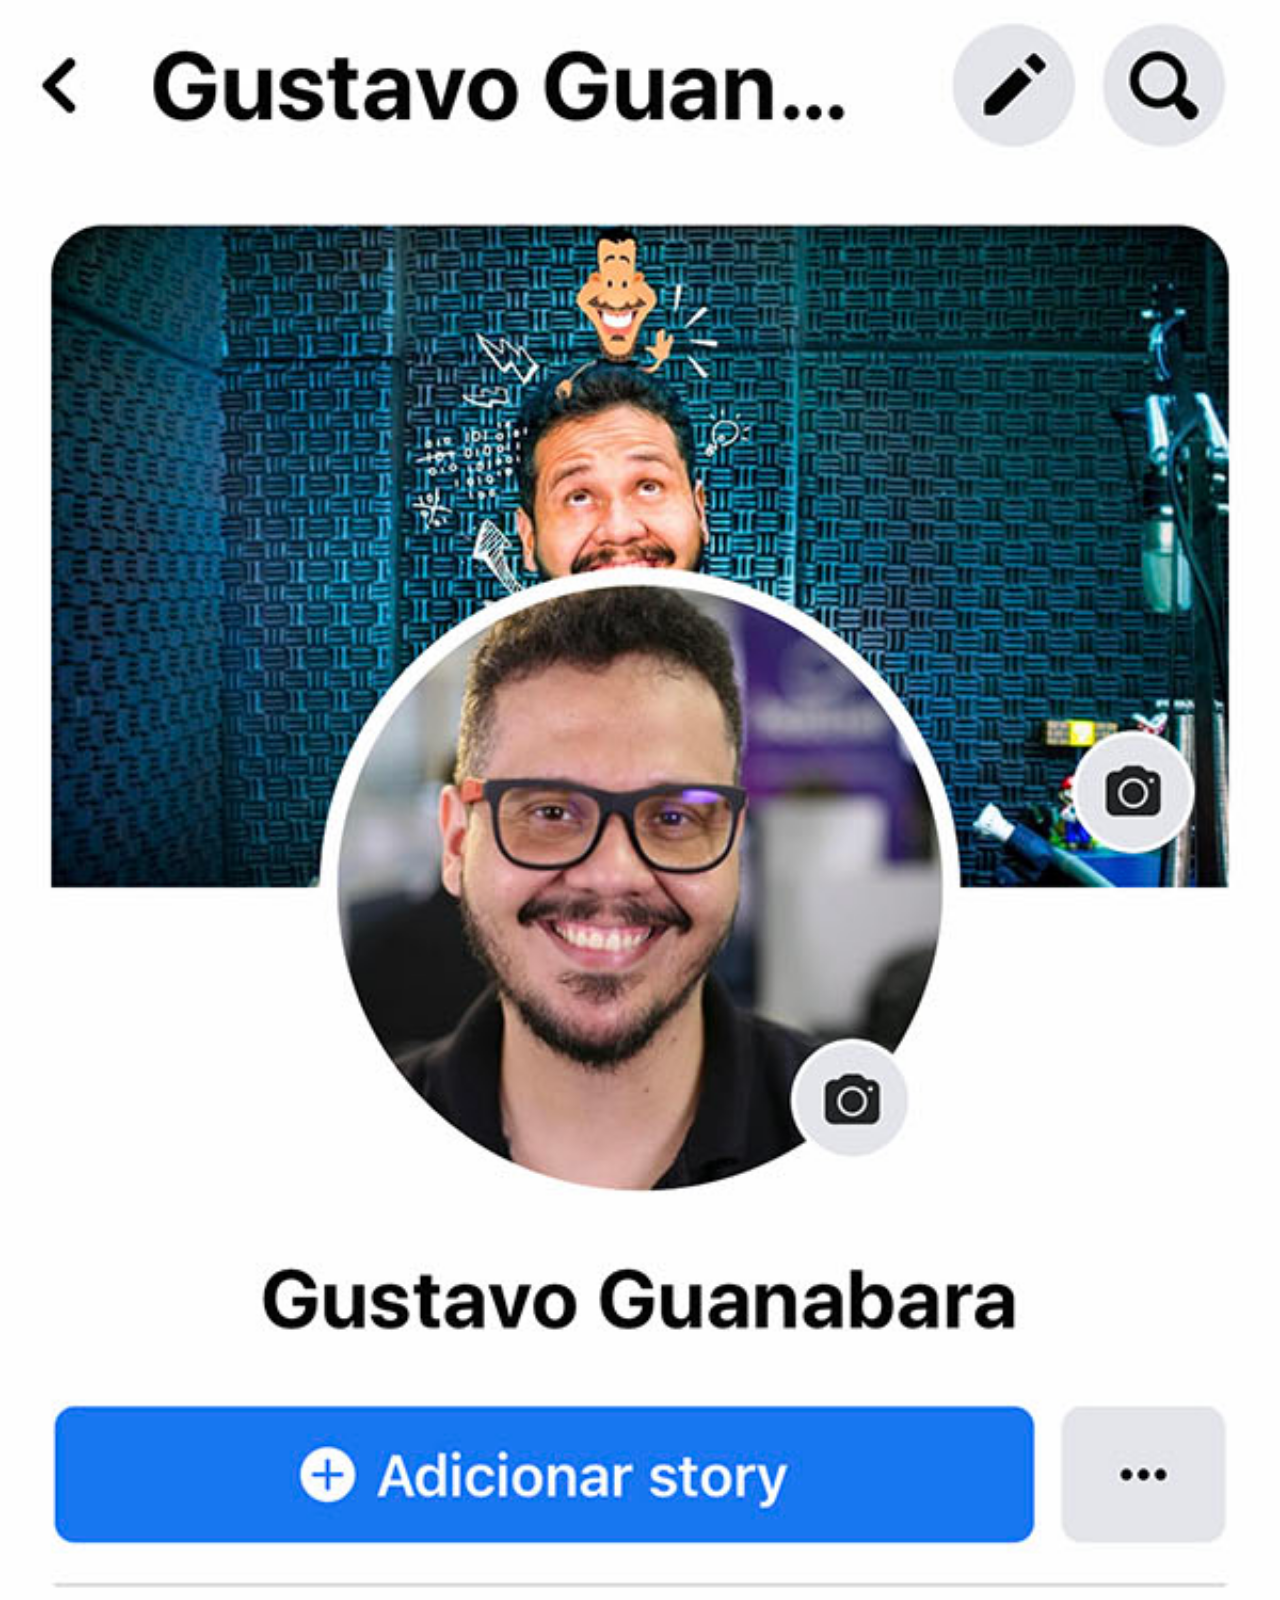
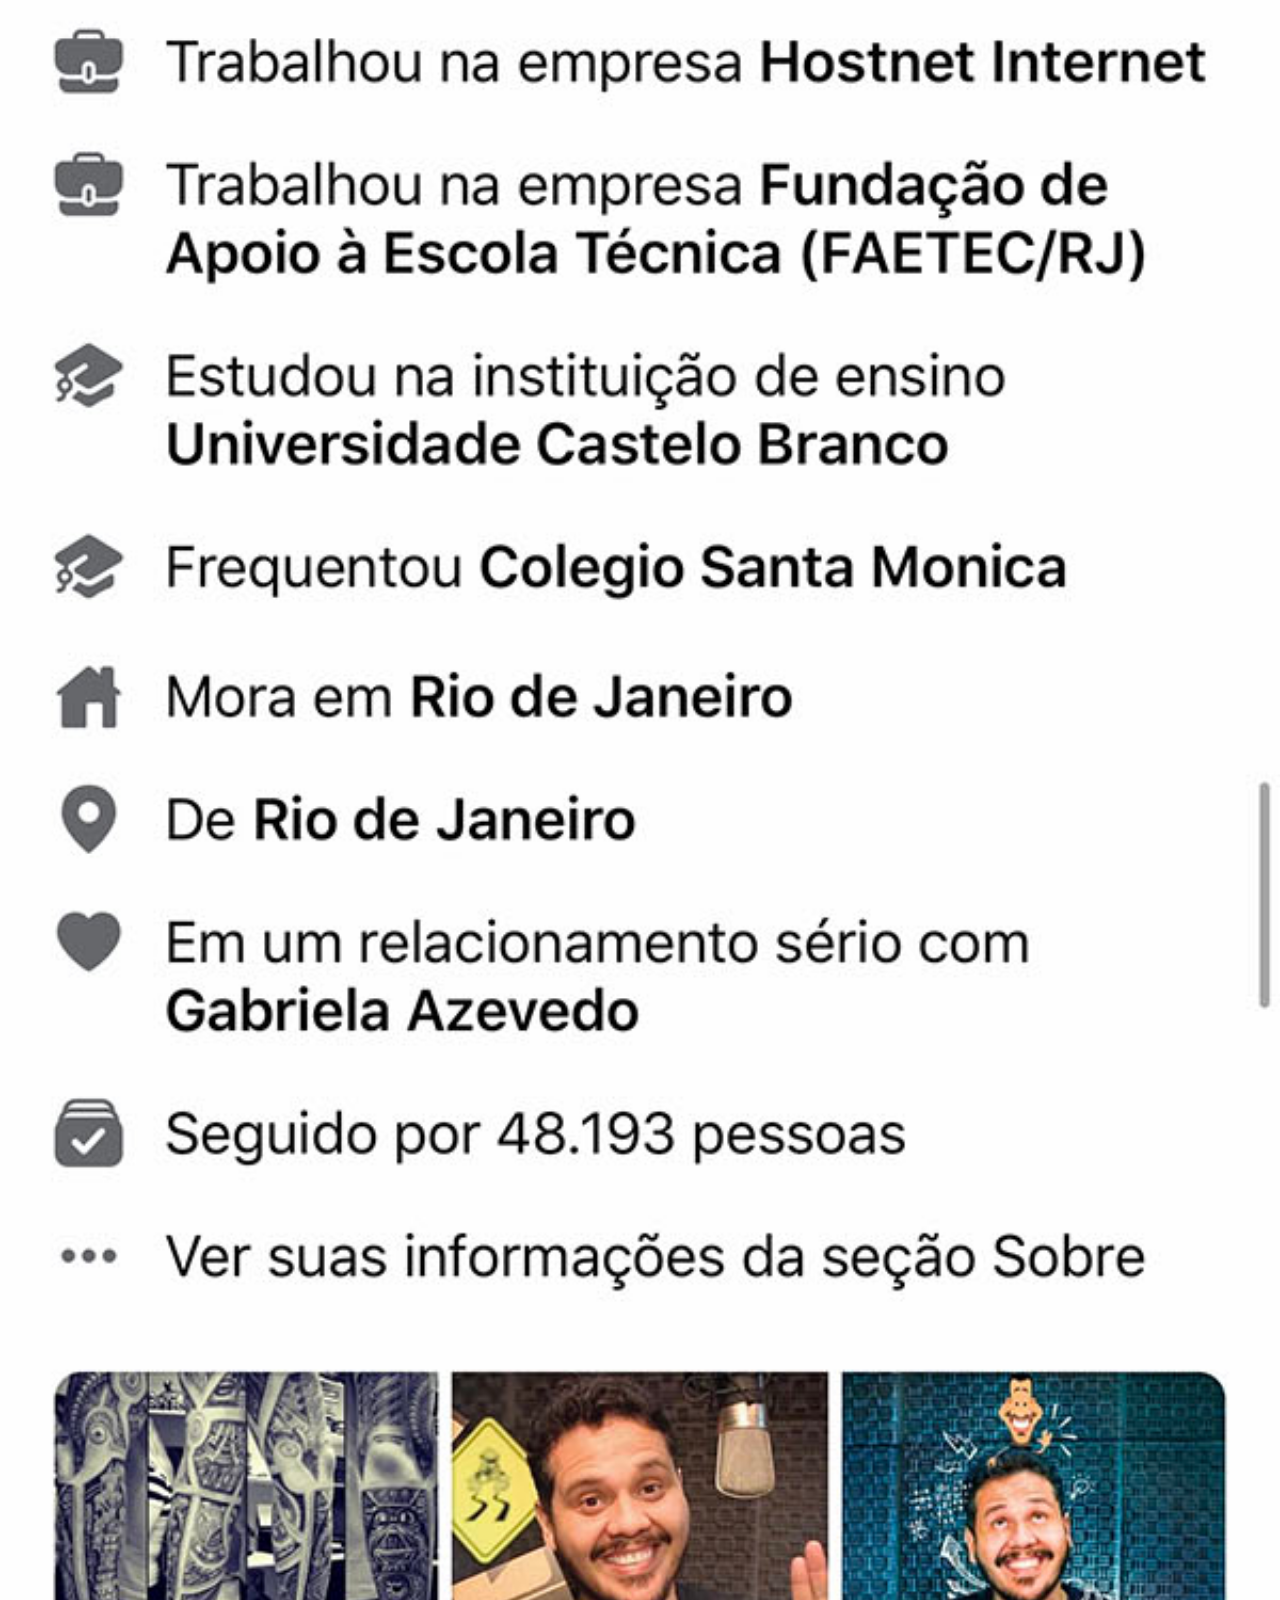
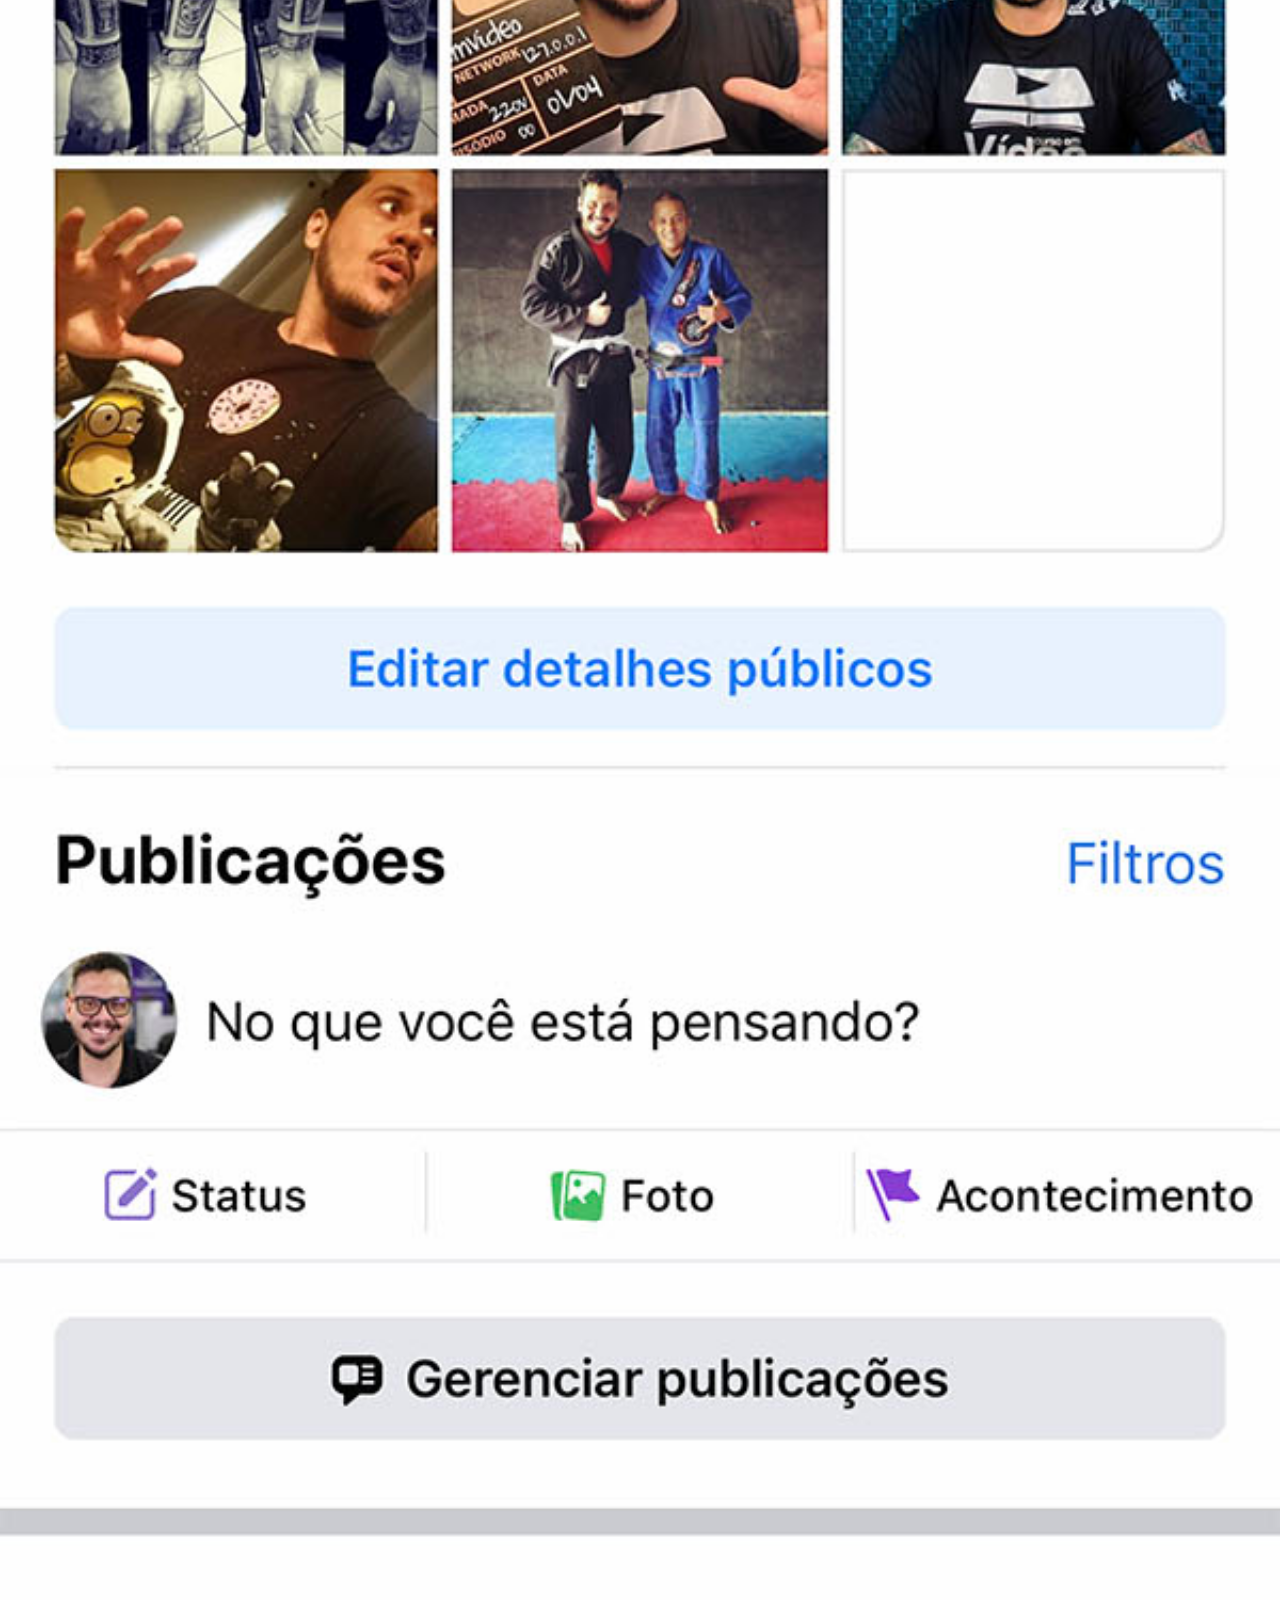
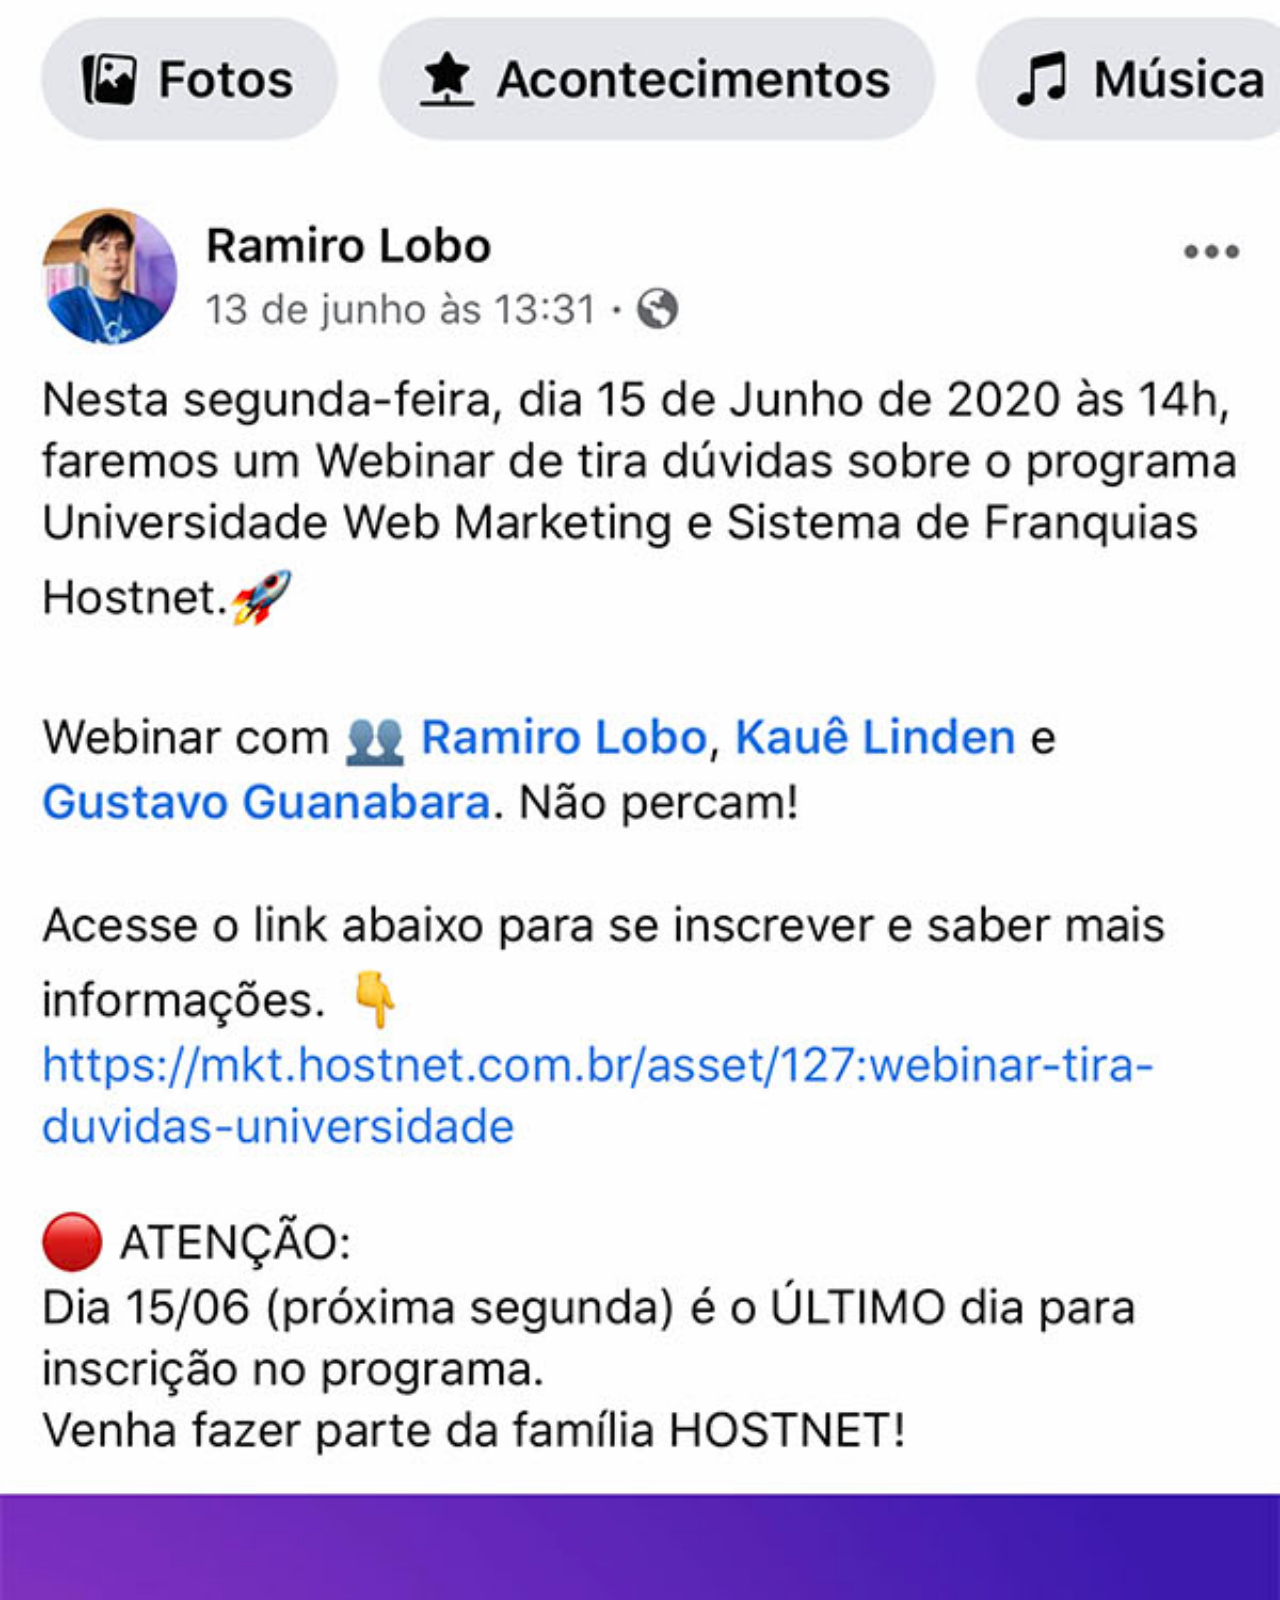
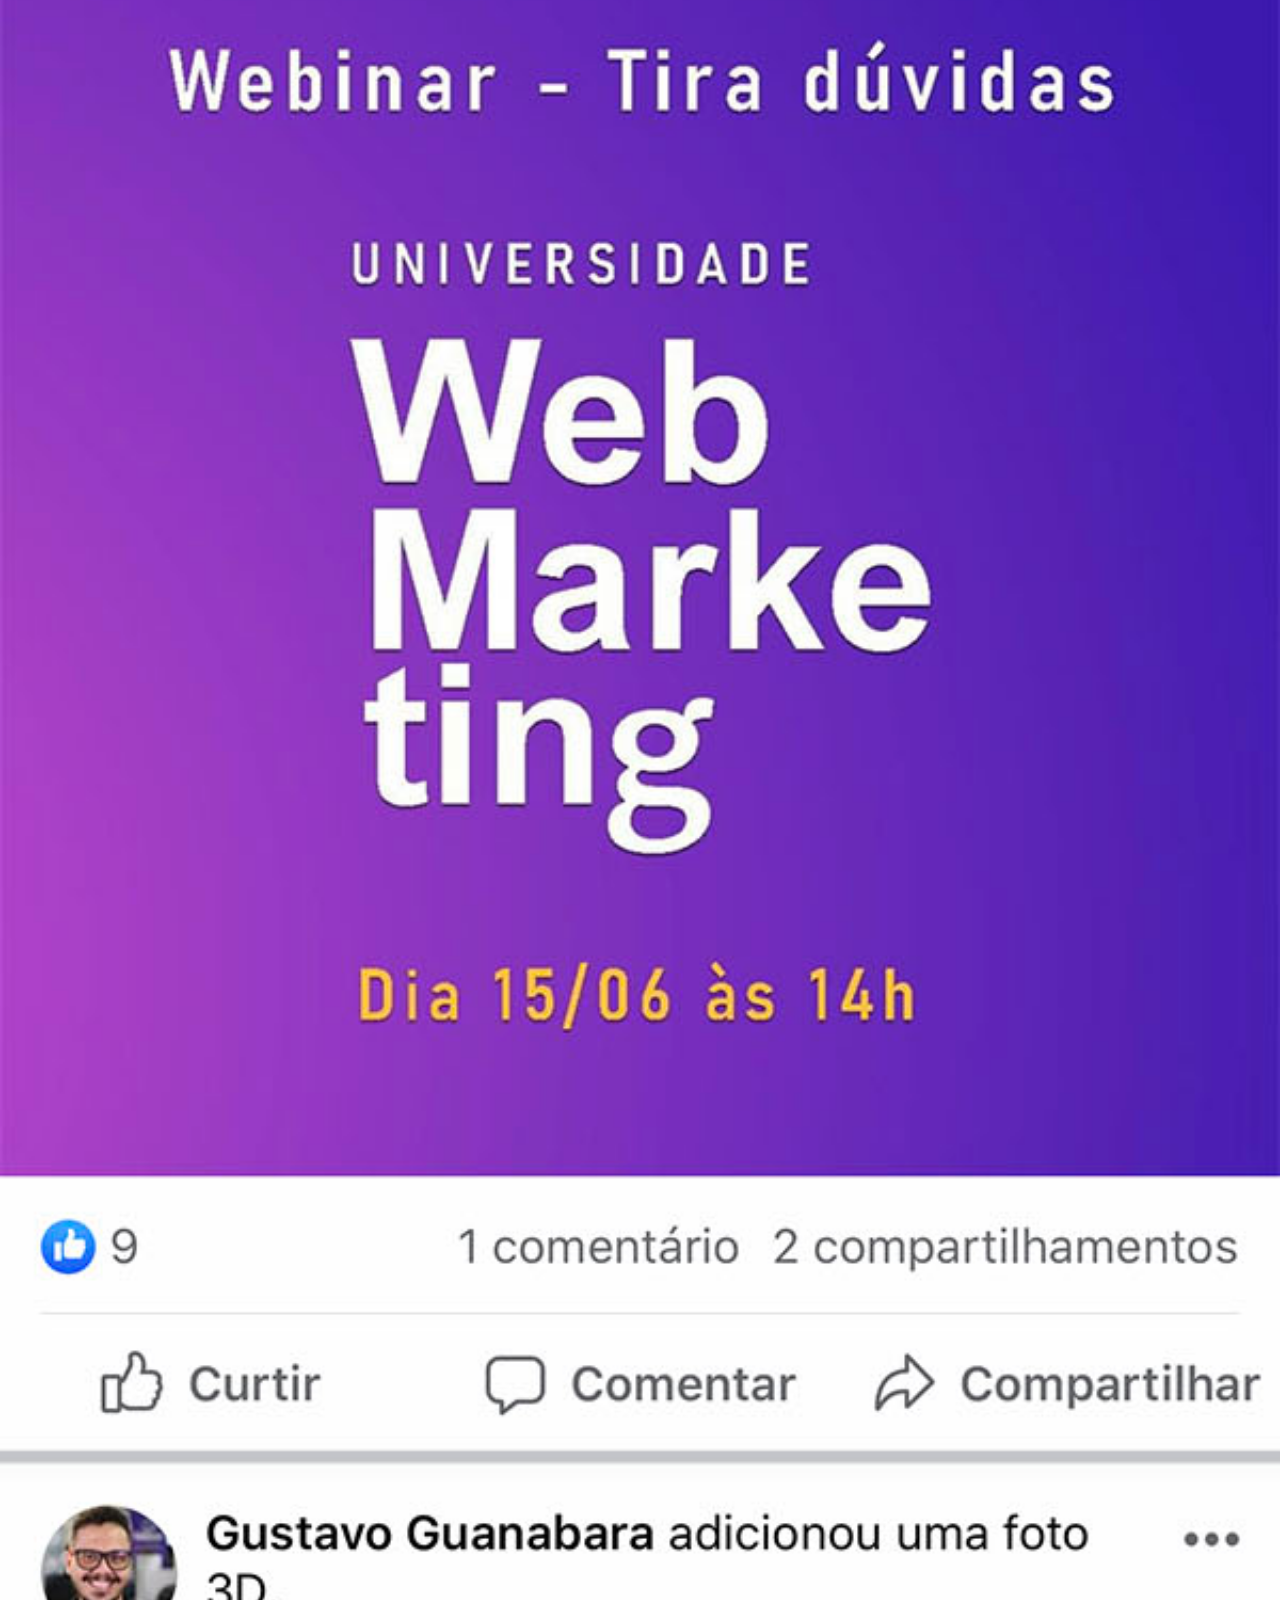
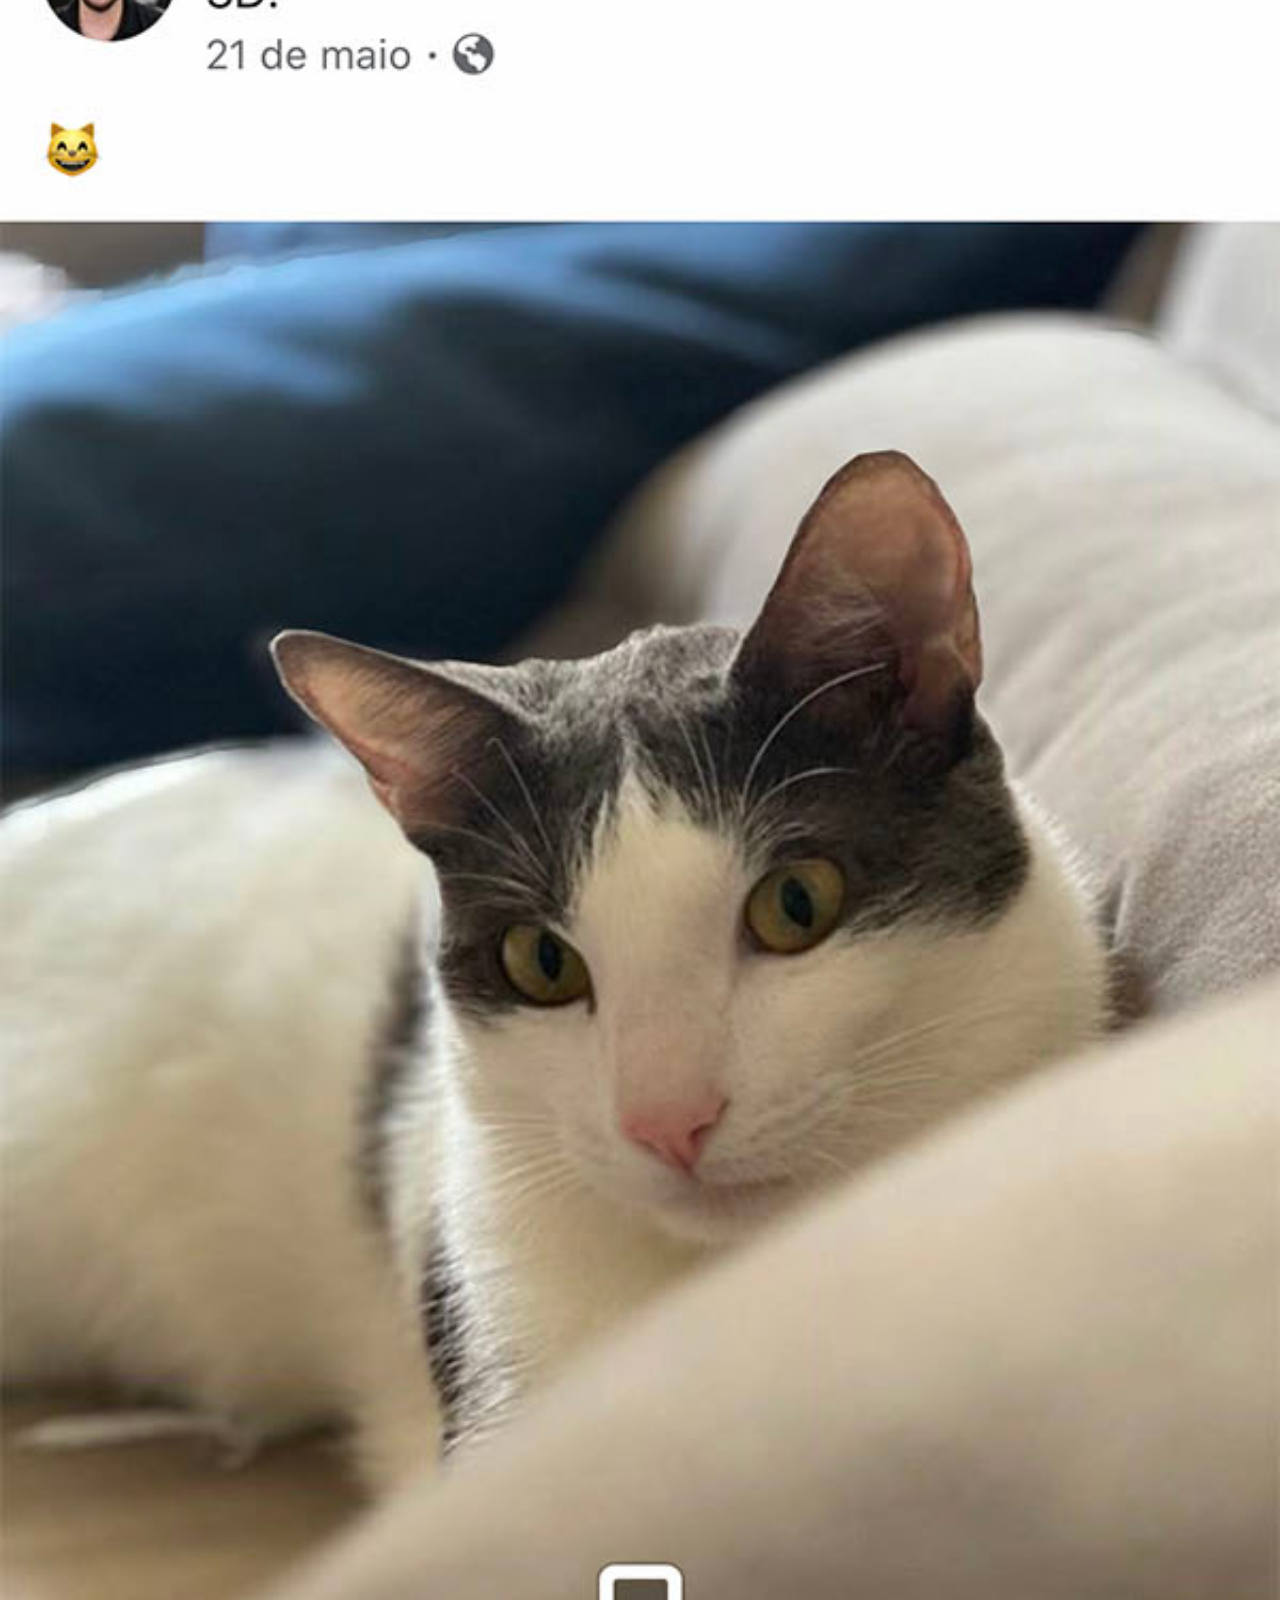
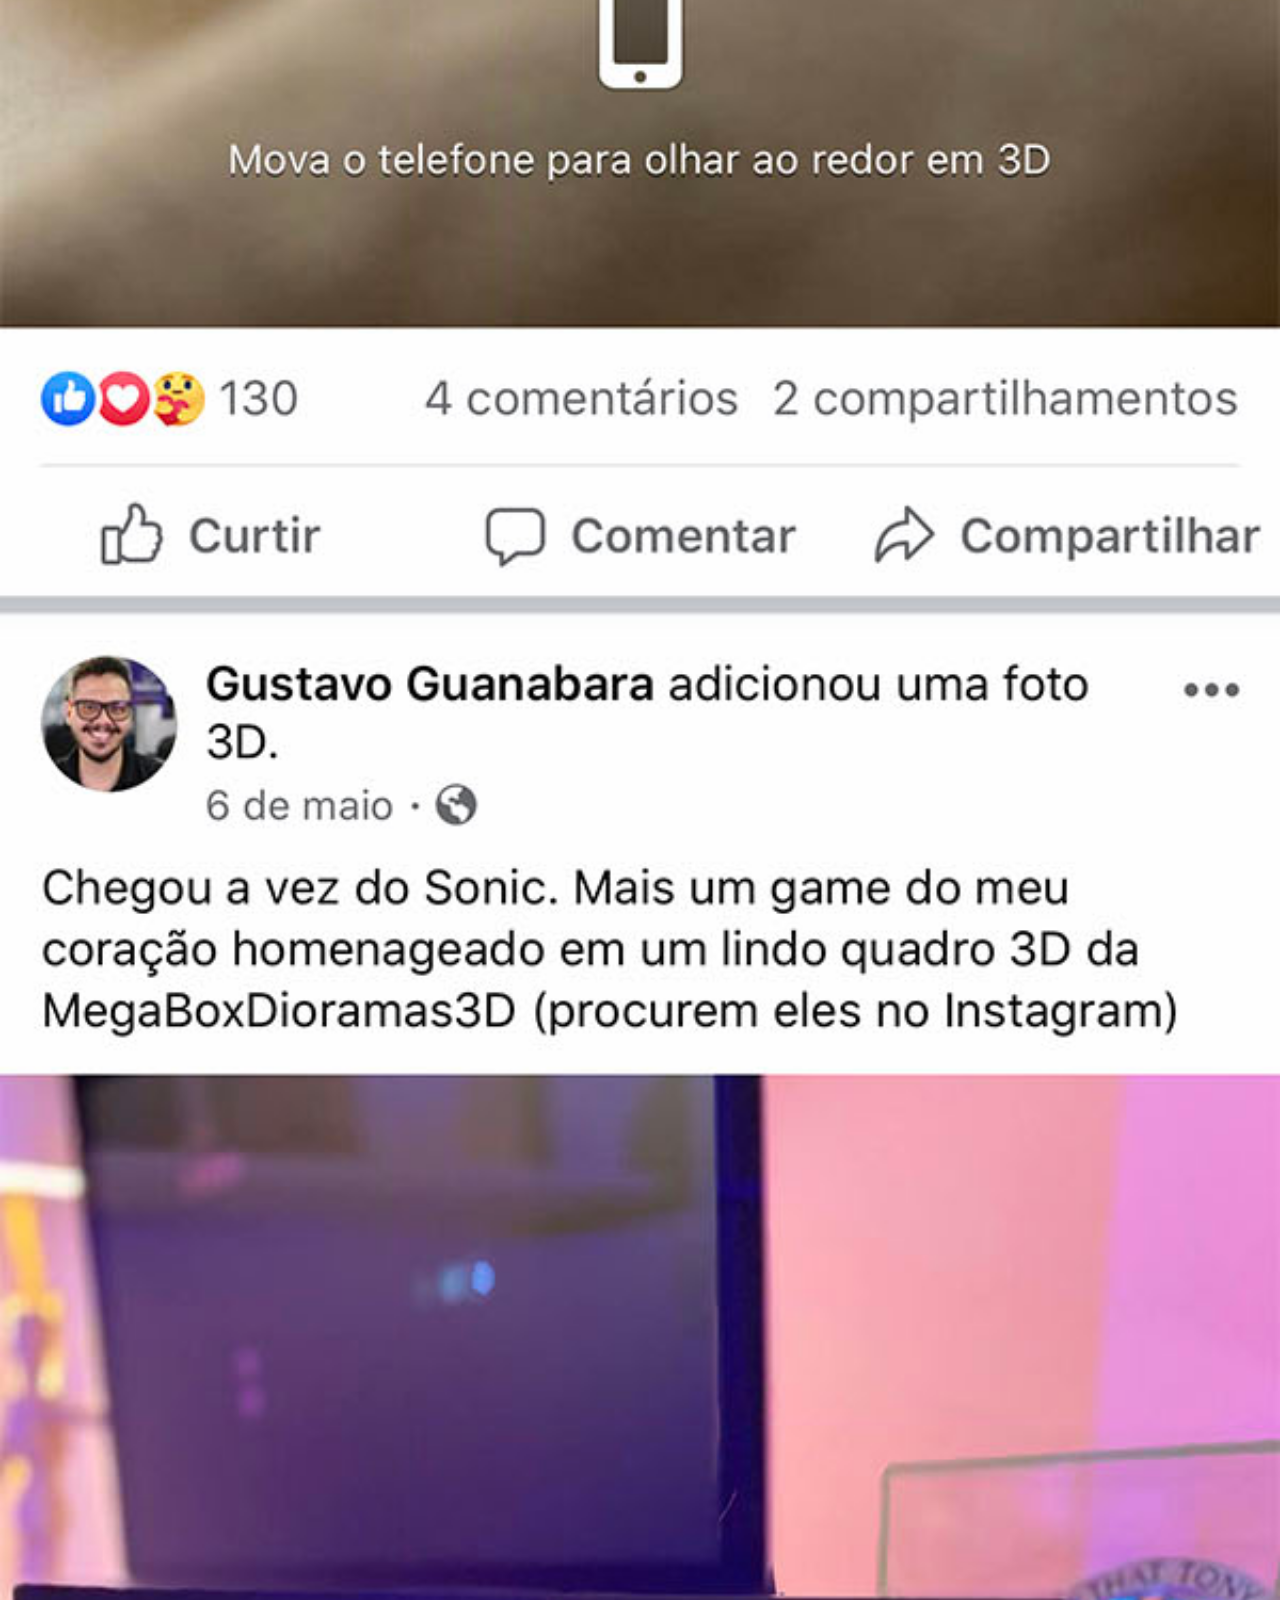
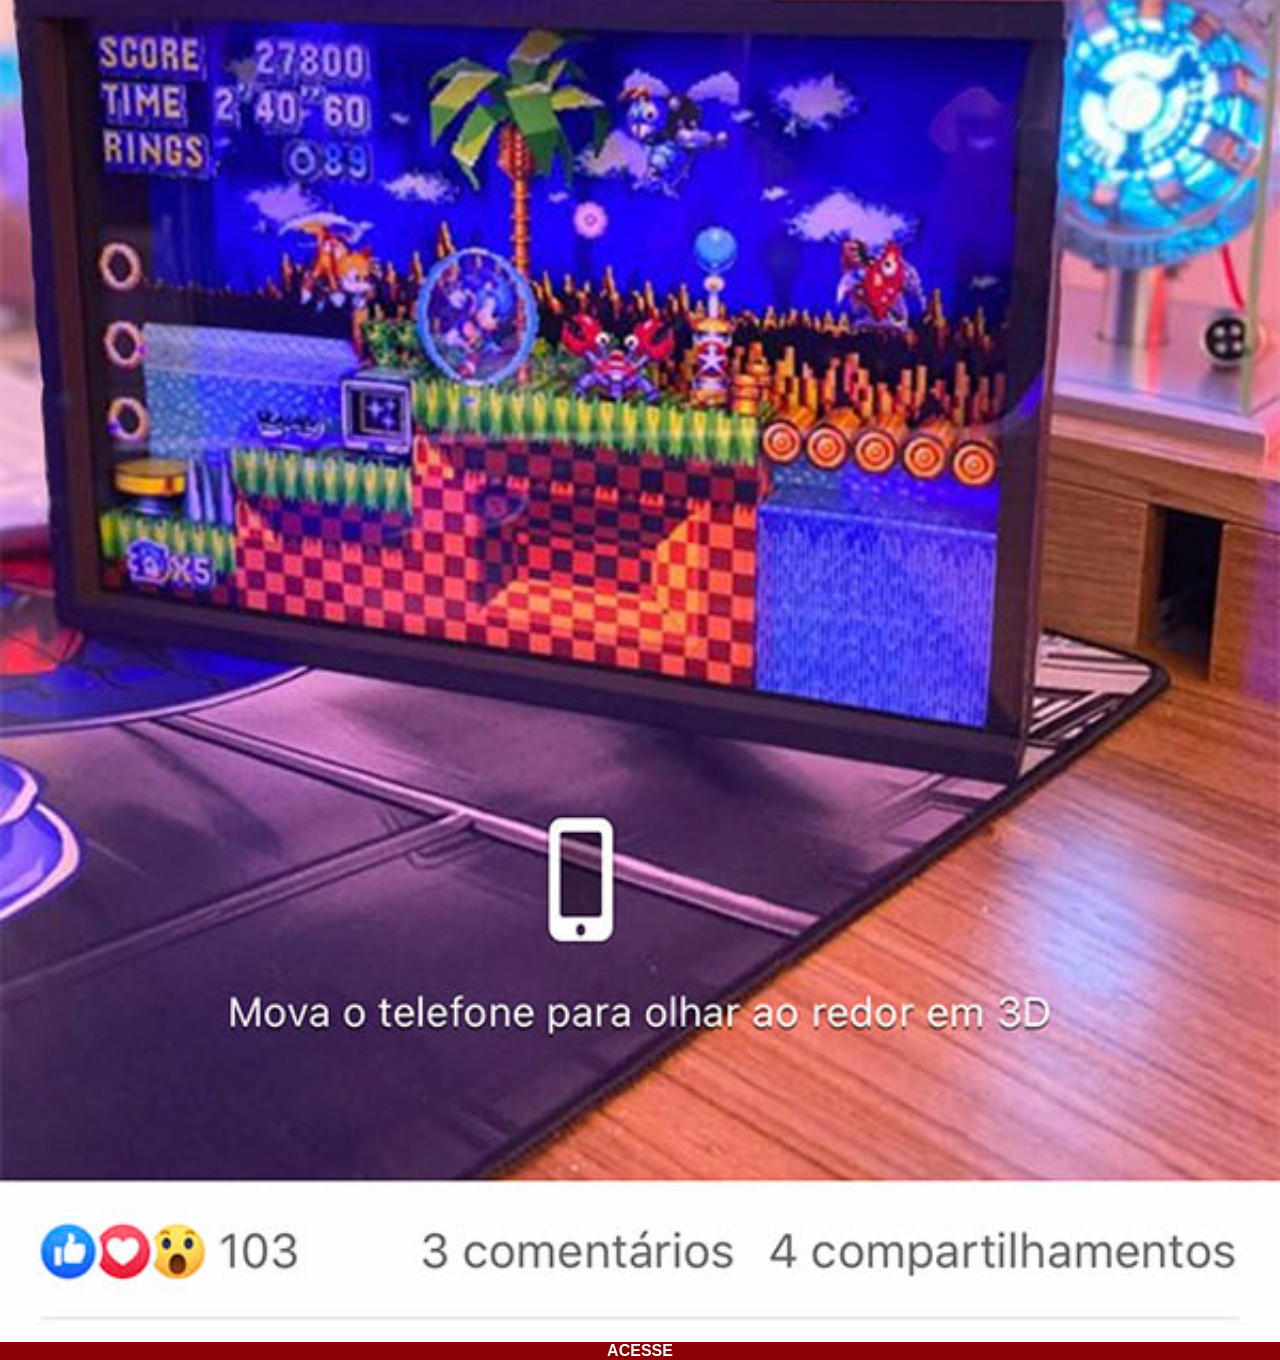
<file: facebook.html>
<!DOCTYPE html>
<html lang="pt-br">
<head>
    <meta charset="UTF-8">
    <meta name="viewport" content="width=device-width, initial-scale=1.0">
    <title>Facebook</title>
    <link rel="stylesheet" href="estilos/social.css">
</head>
<body>
    <img src="imagens/tela-facebook.jpg" alt="Facebook">
    <a href="https://facebook.com">ACESSE</a>
</body>
</html>
</file>
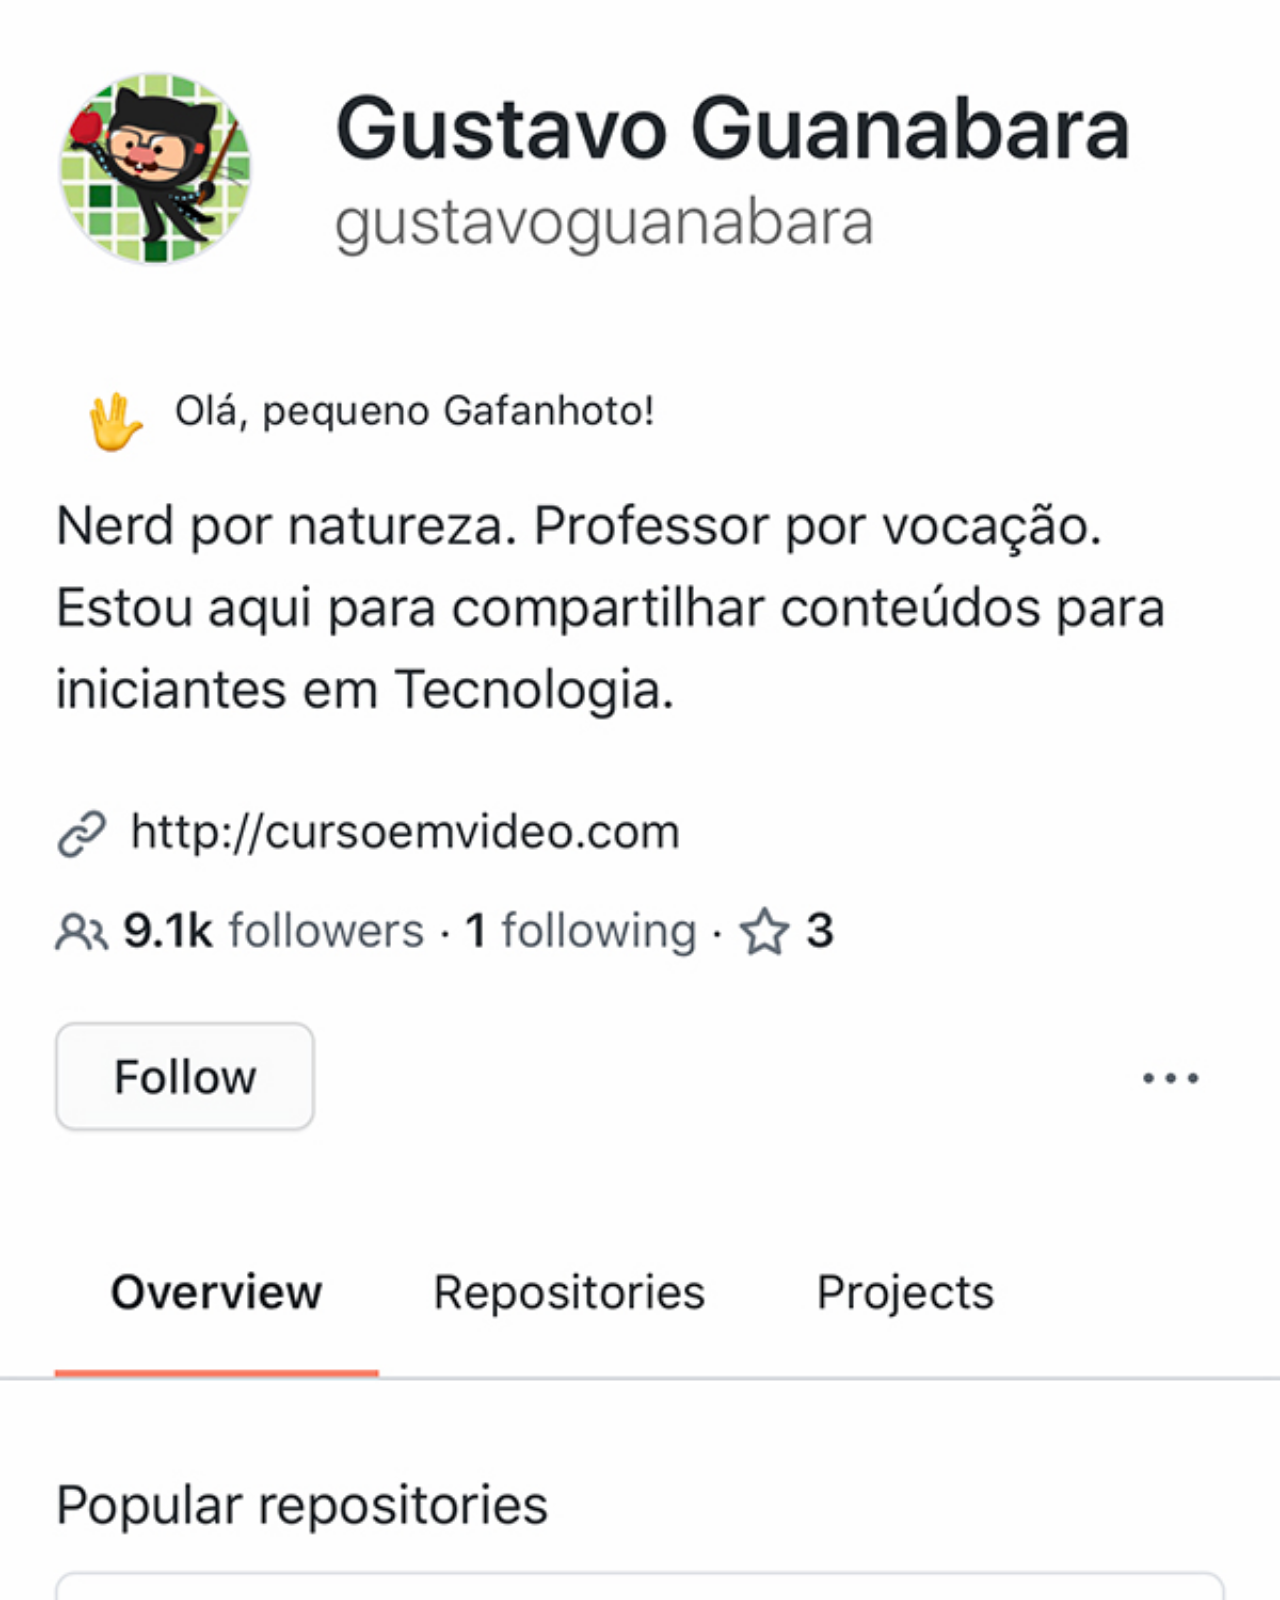
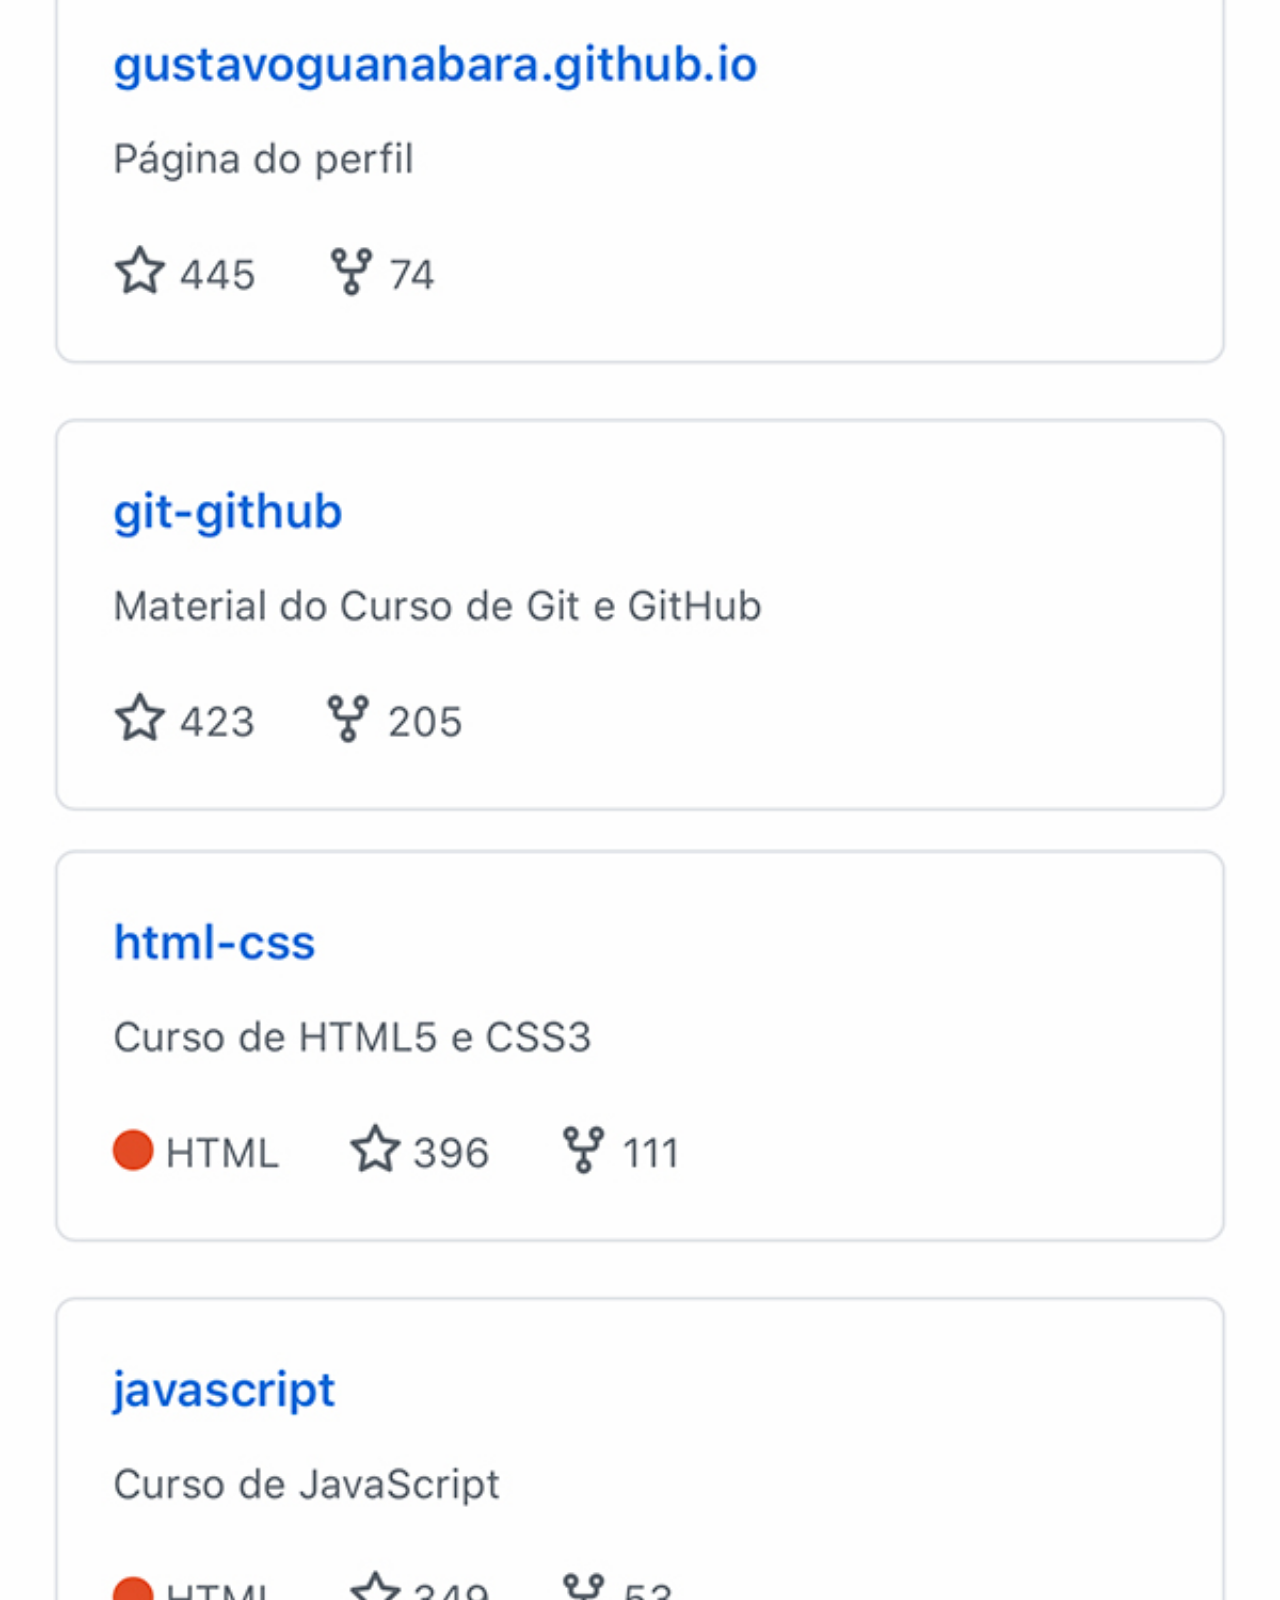
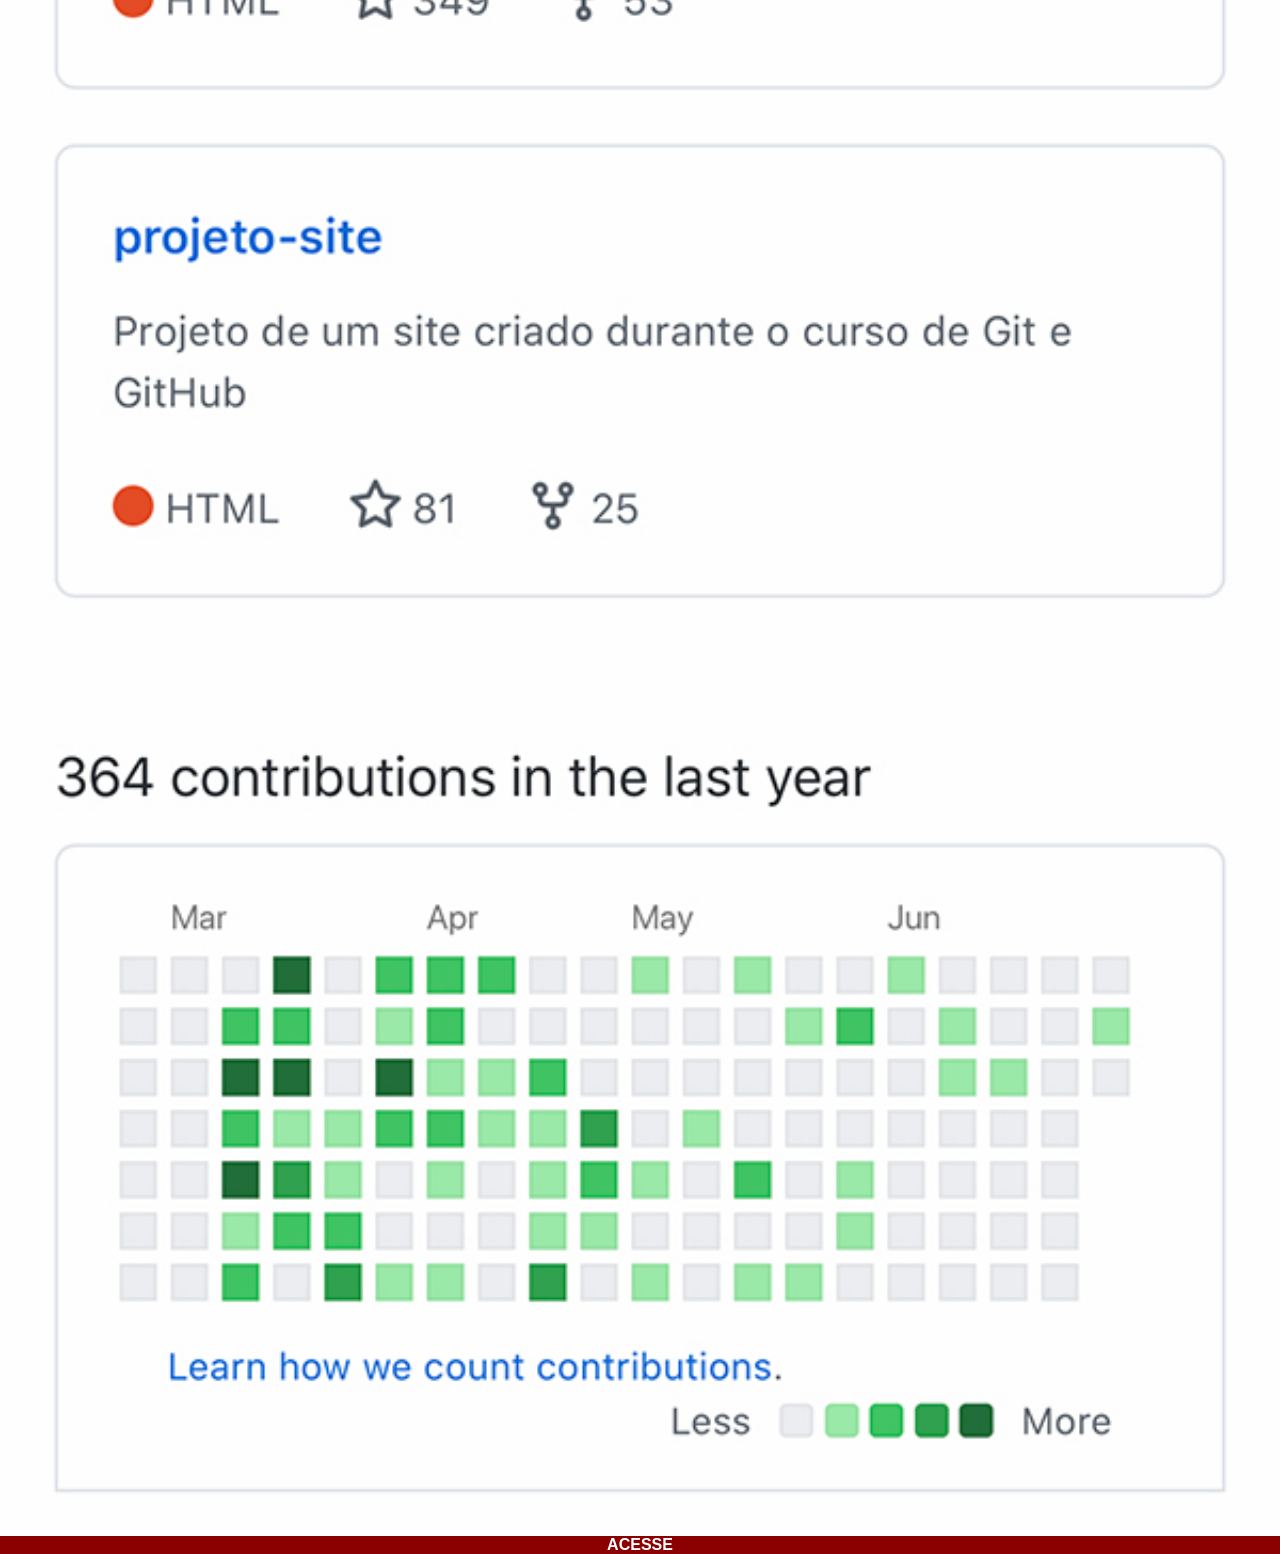
<file: github.html>
<!DOCTYPE html>
<html lang="pt-br">
<head>
    <meta charset="UTF-8">
    <meta name="viewport" content="width=device-width, initial-scale=1.0">
    <title>GitHUb</title>
    <link rel="stylesheet" href="estilos/social.css">
</head>
<body>
    <img src="imagens/tela-github.jpg" alt="GitHub">
    <a href="https://github.com" target="_blank">ACESSE</a>
</body>
</html>
</file>
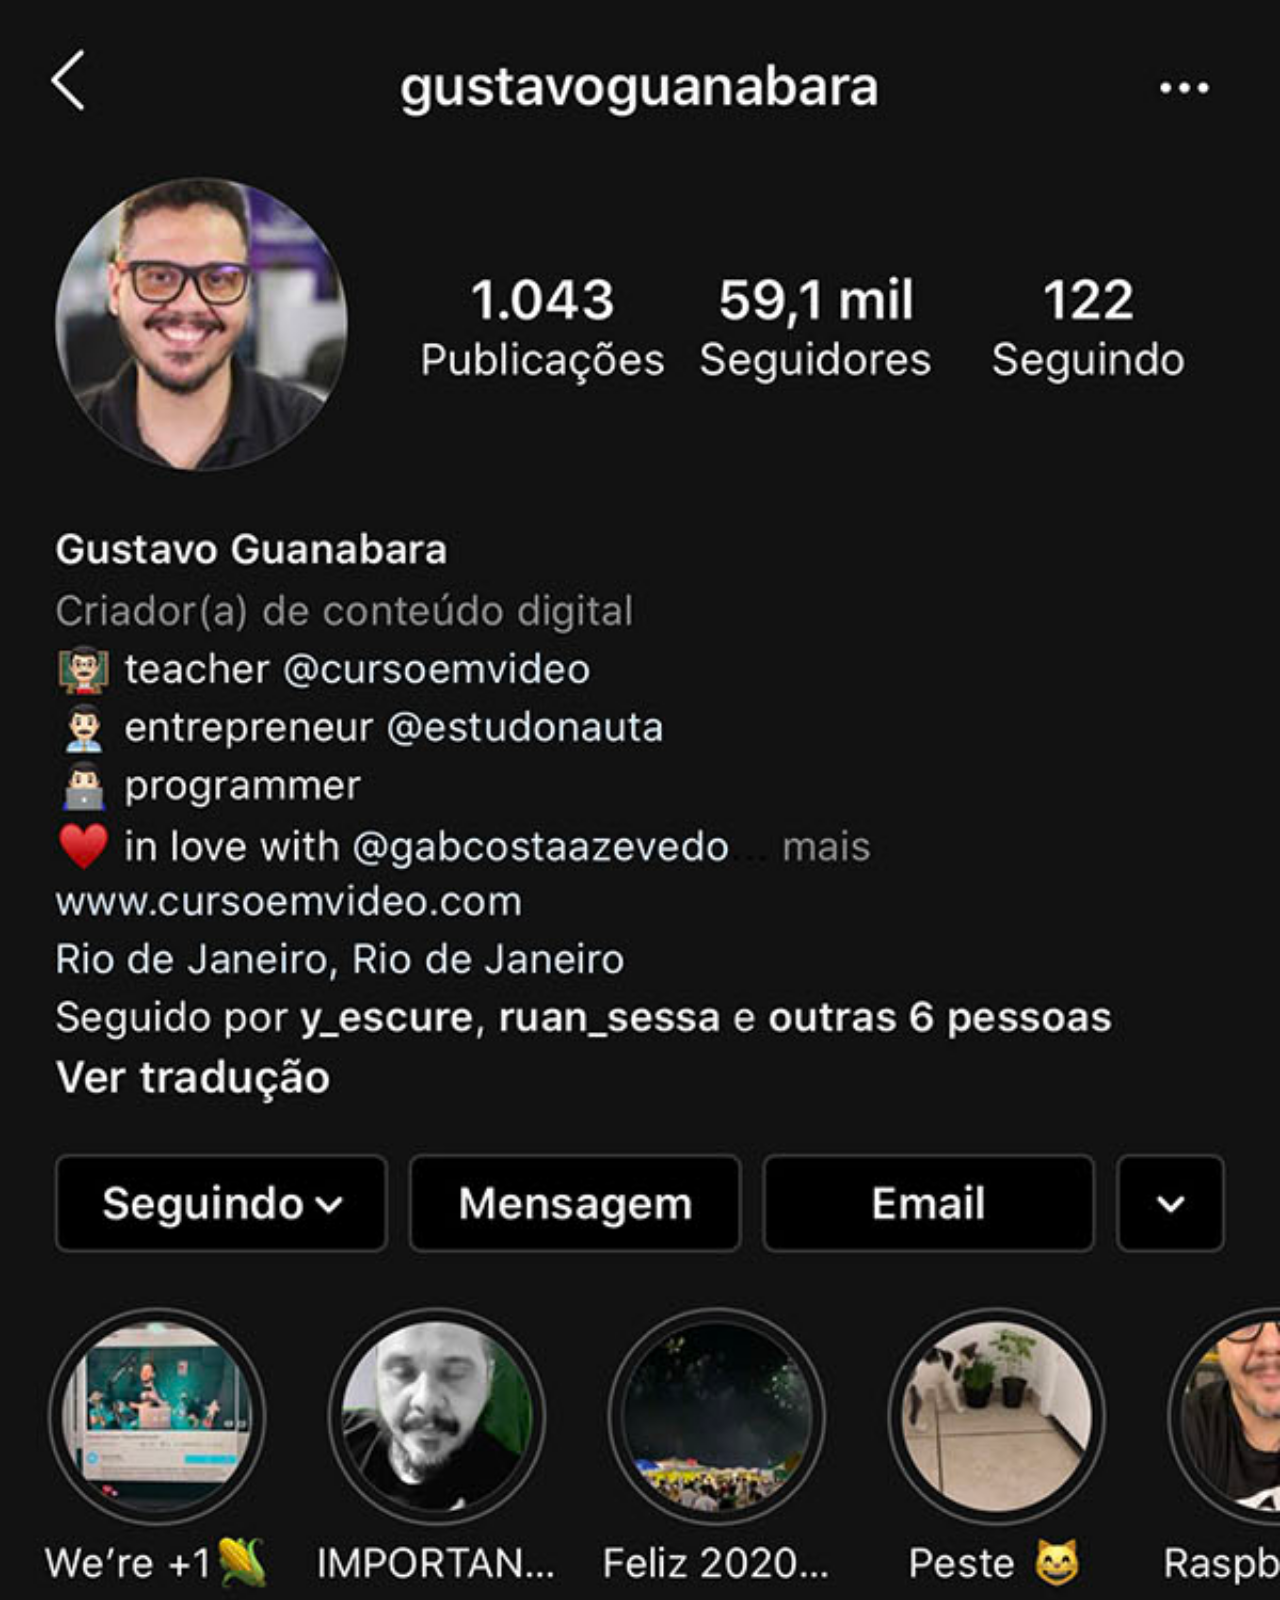
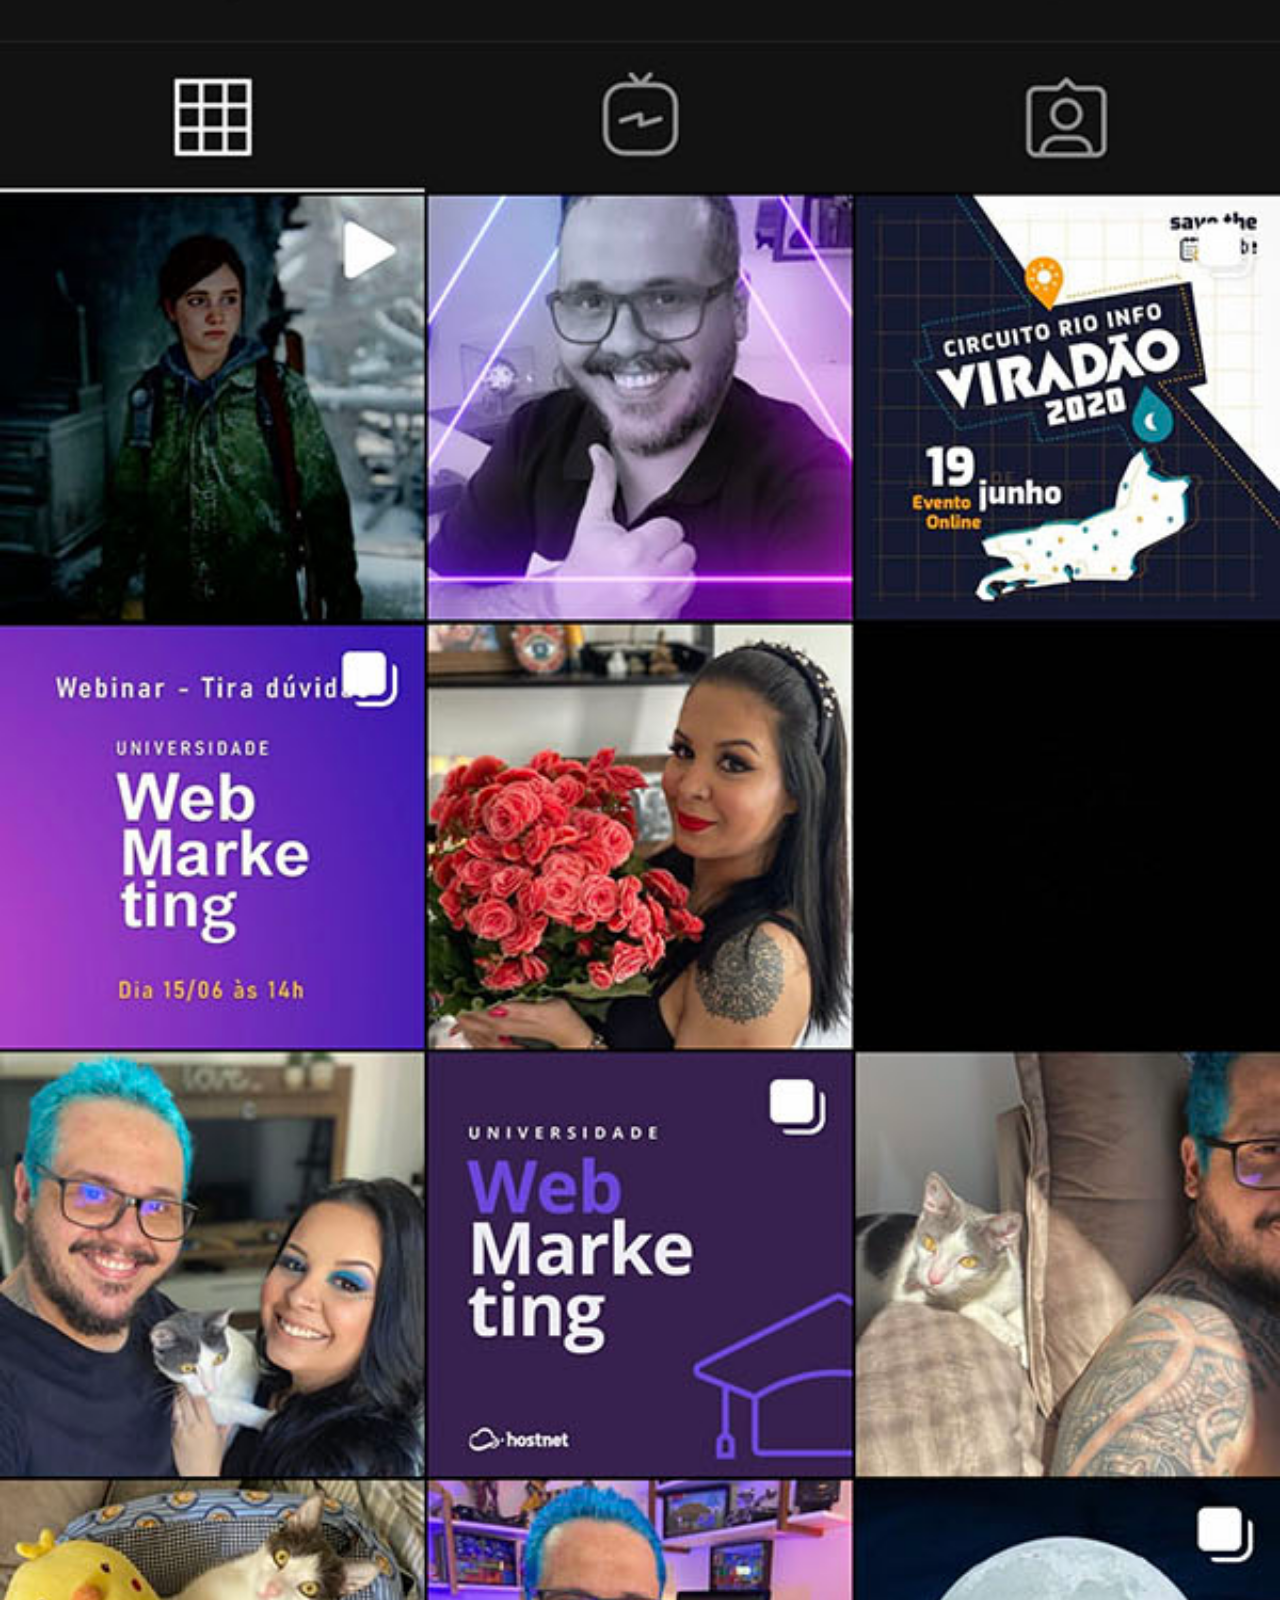
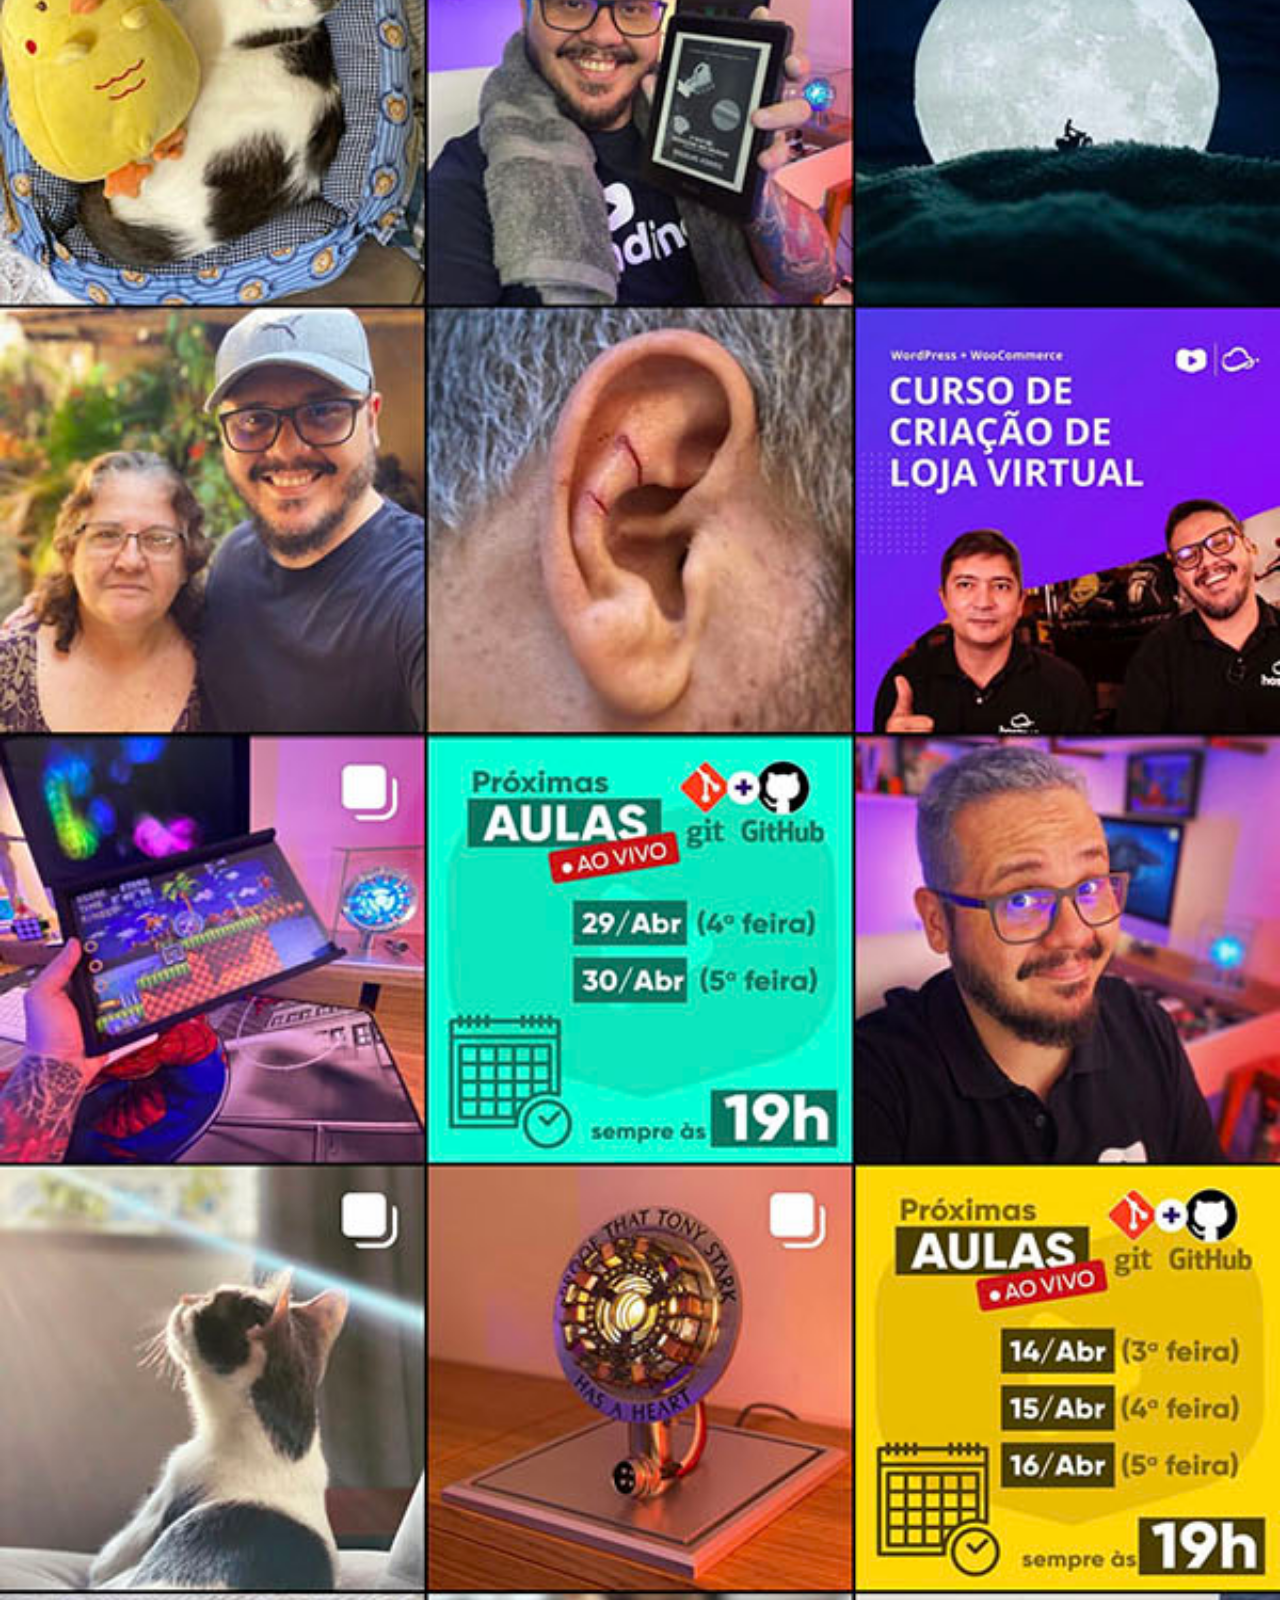
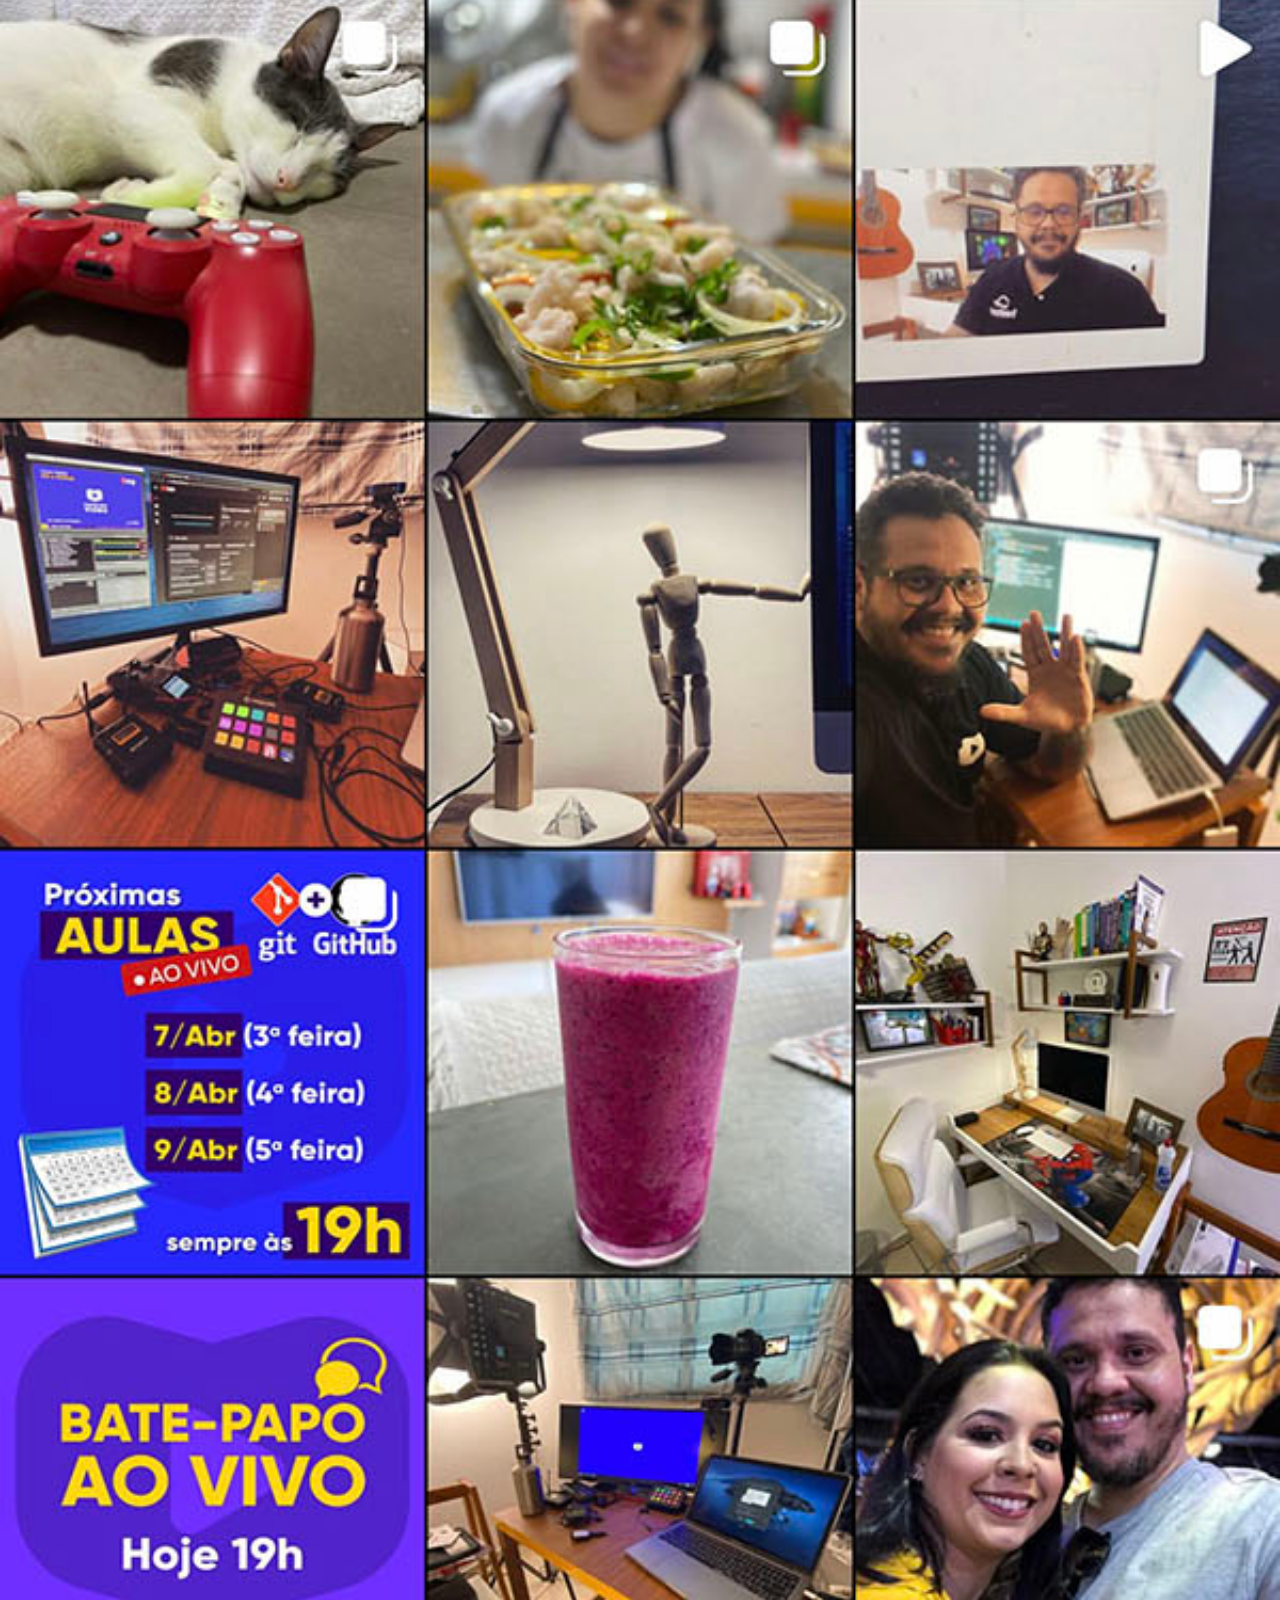
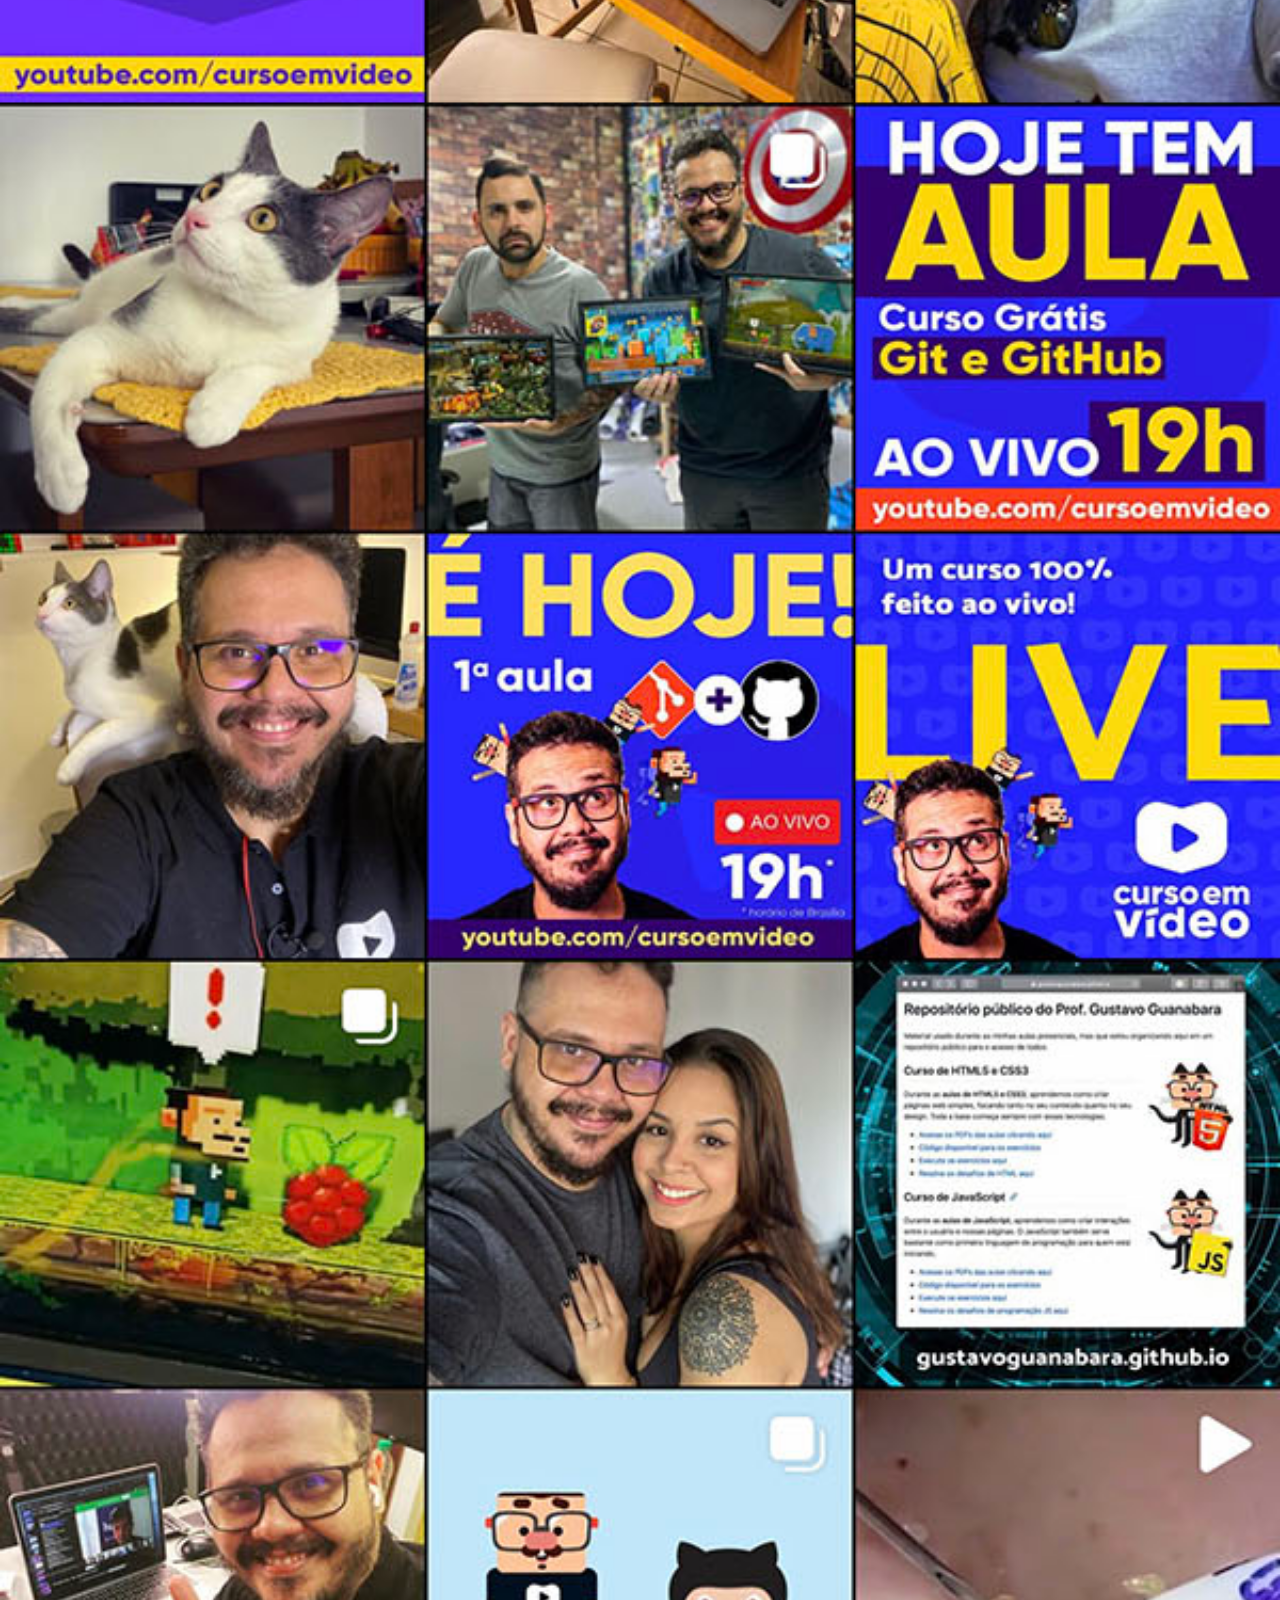
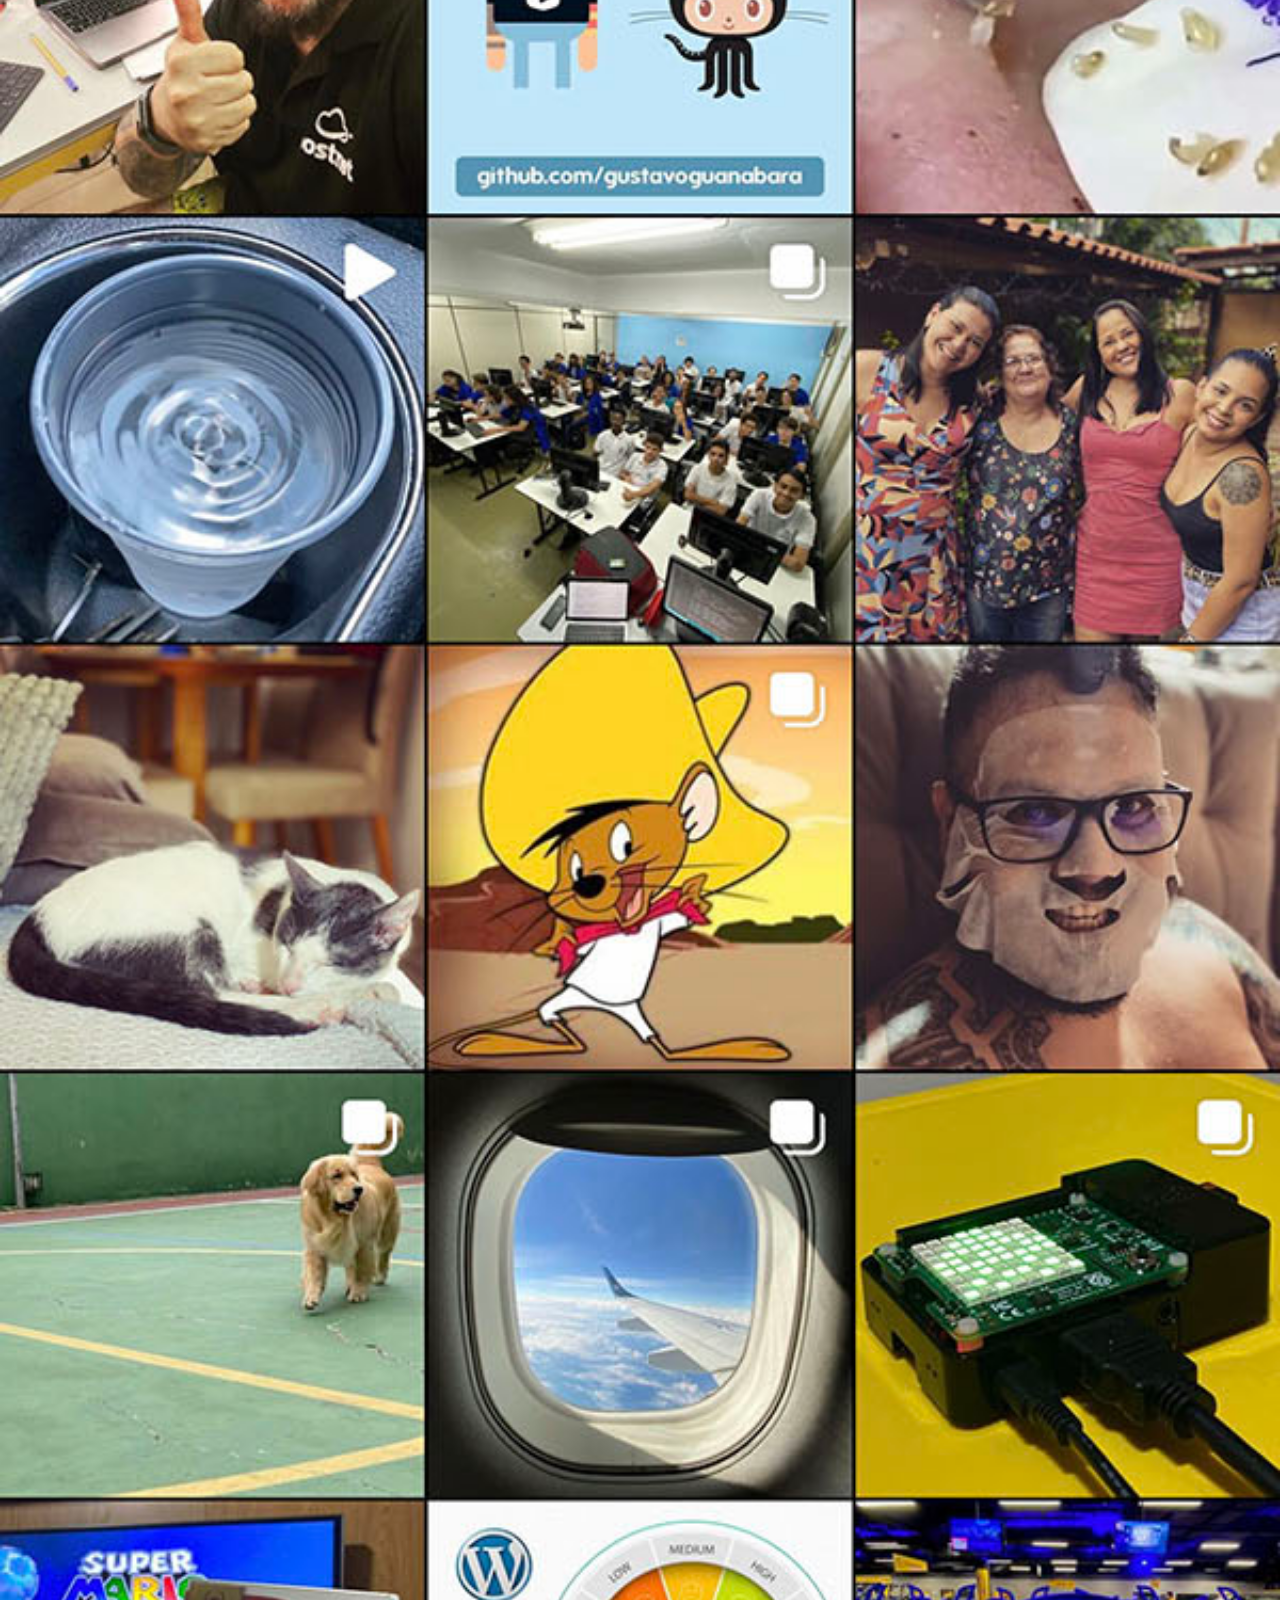
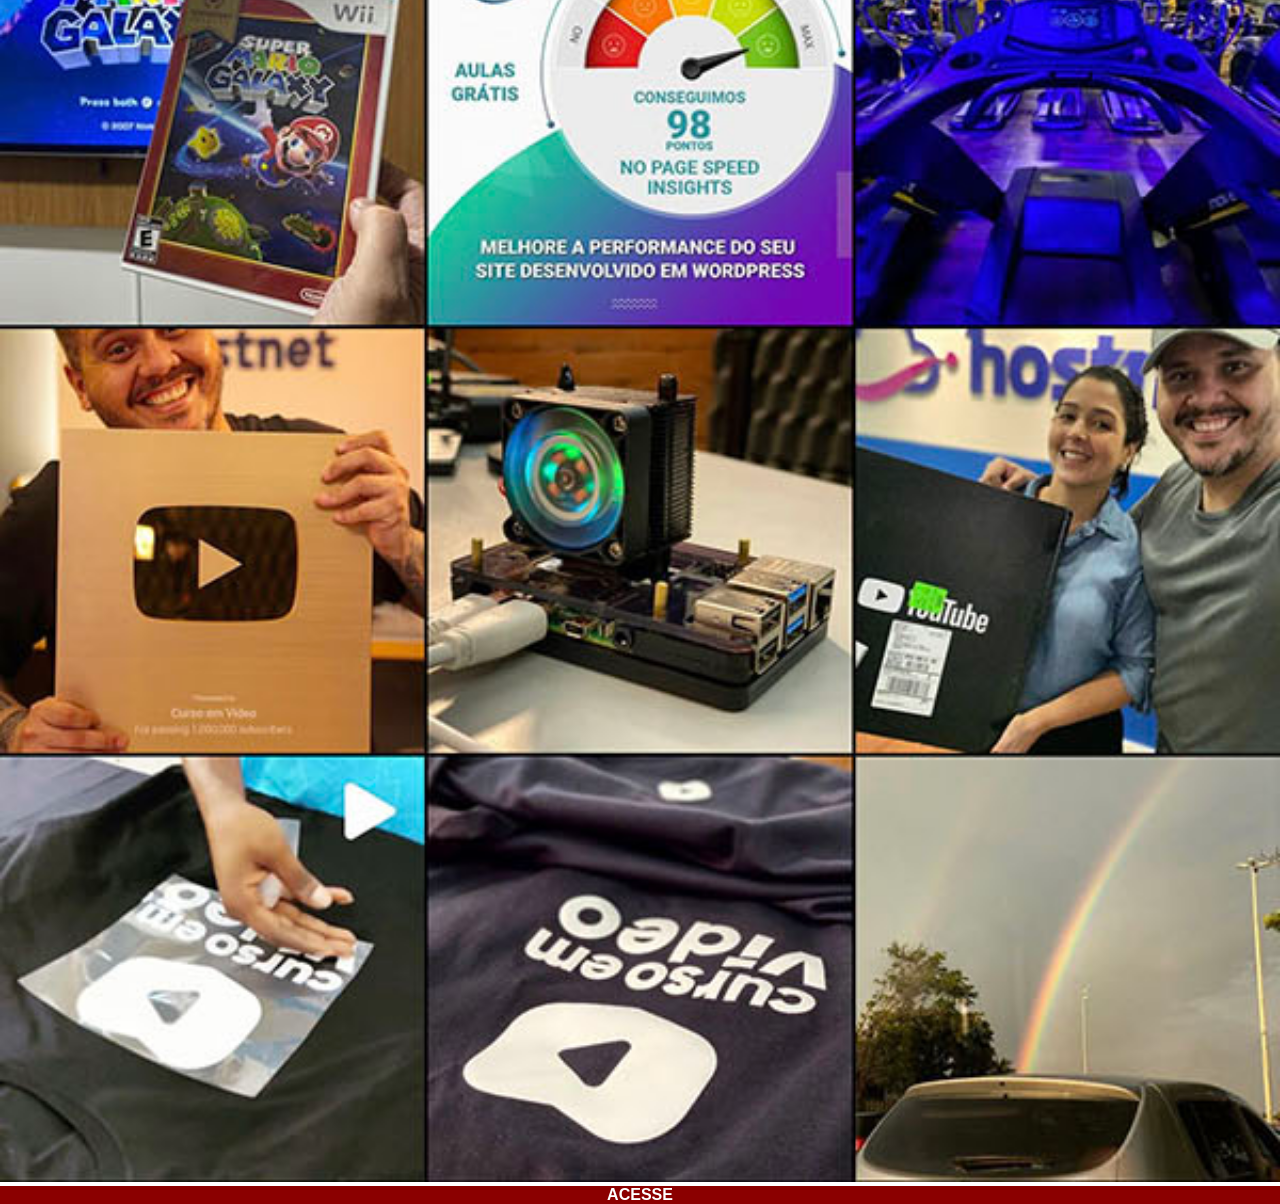
<file: instagram.html>
<!DOCTYPE html>
<html lang="pt-br">
<head>
    <meta charset="UTF-8">
    <meta name="viewport" content="width=device-width, initial-scale=1.0">
    <title>Instagram</title>
    <link rel="stylesheet" href="estilos/social.css">
</head>
<body>
    <img src="imagens/tela-instagram.jpg" alt="Instagram">
    <a href="https://instagram.com" target="_blank">ACESSE</a>
</body>
</html>
</file>
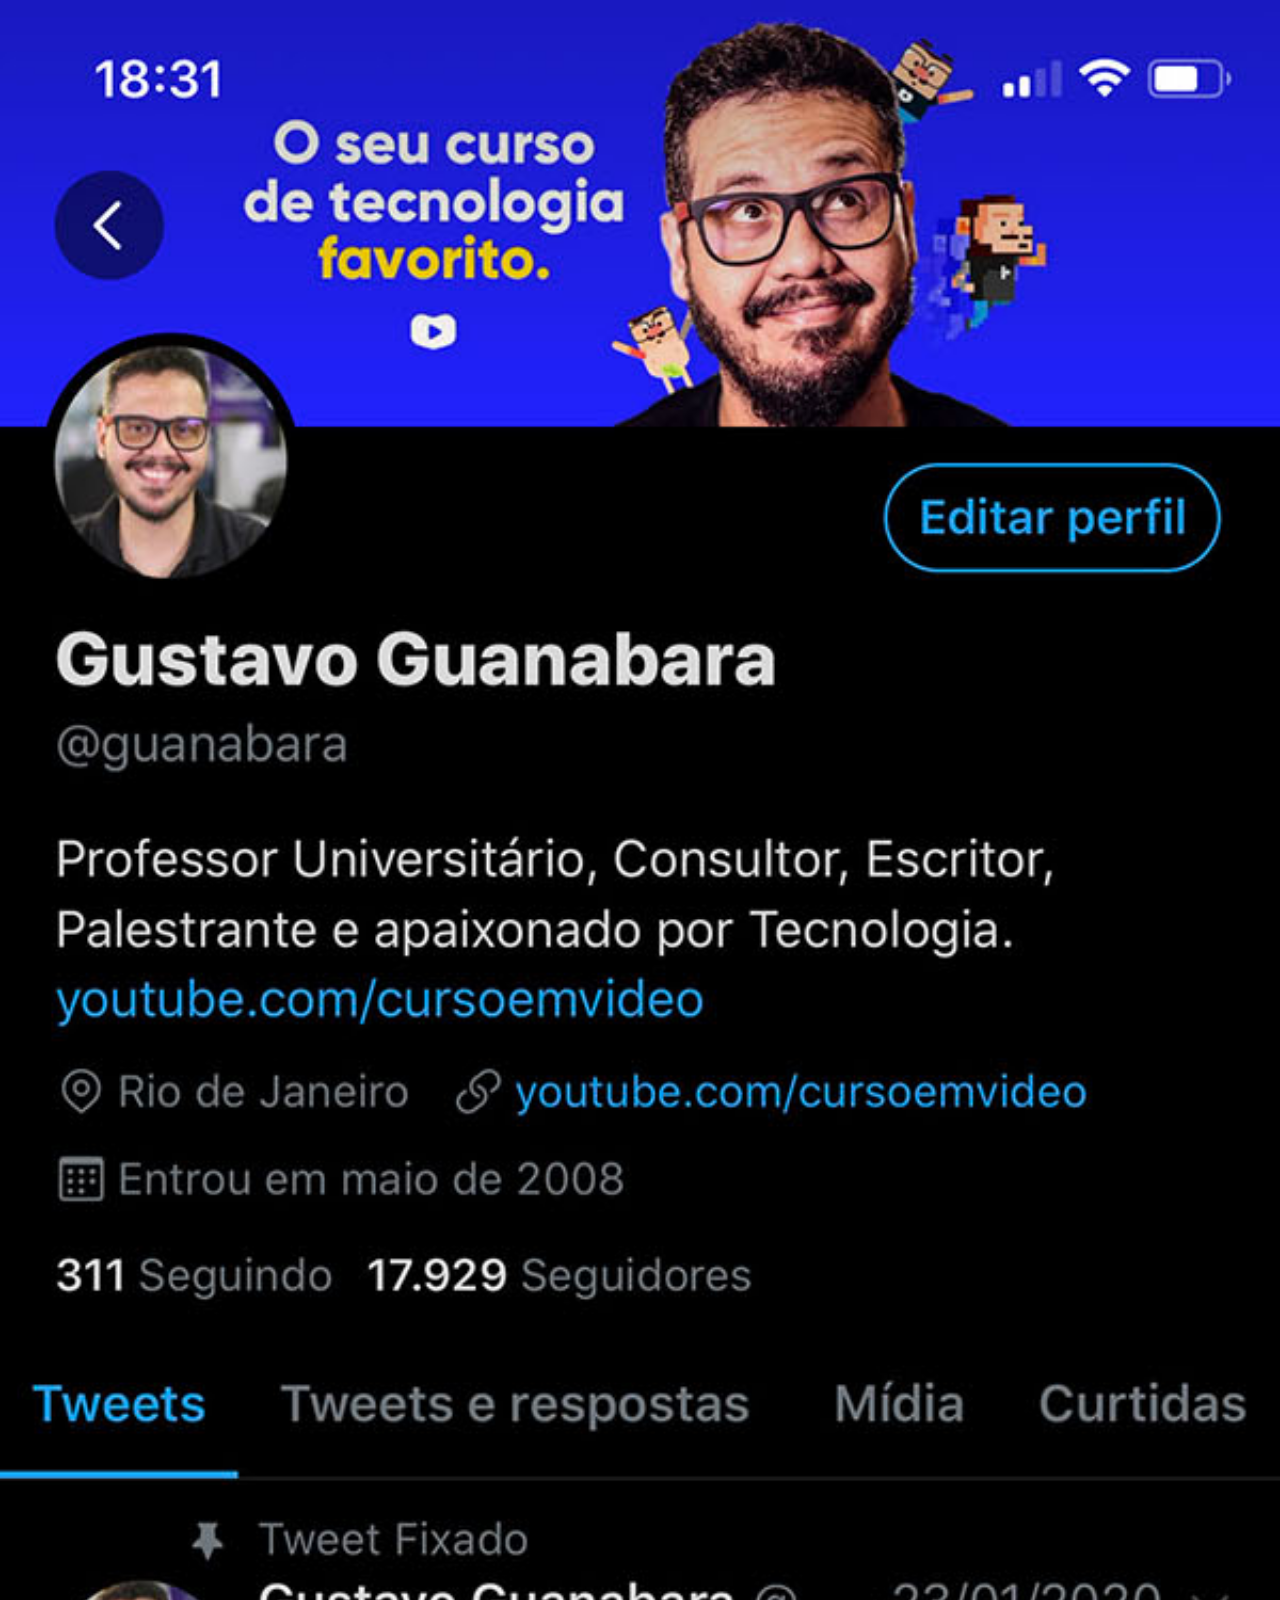
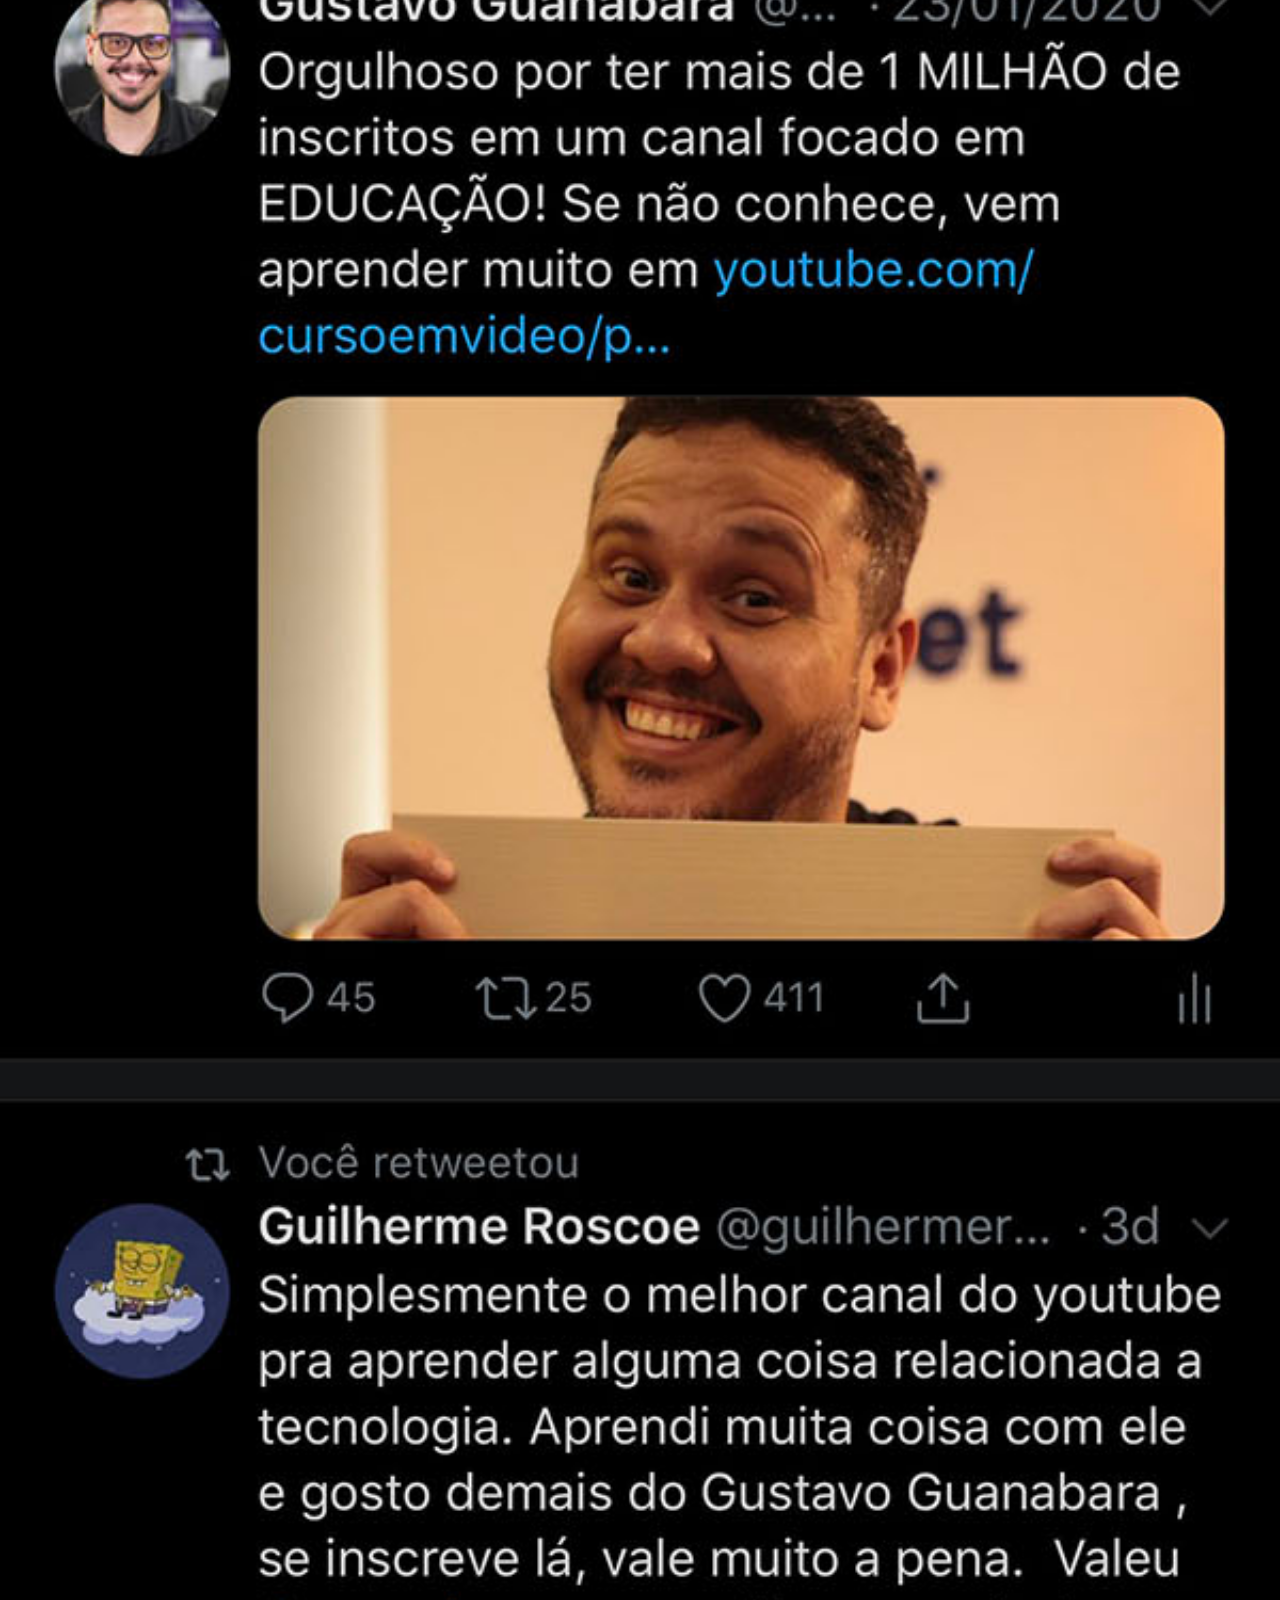
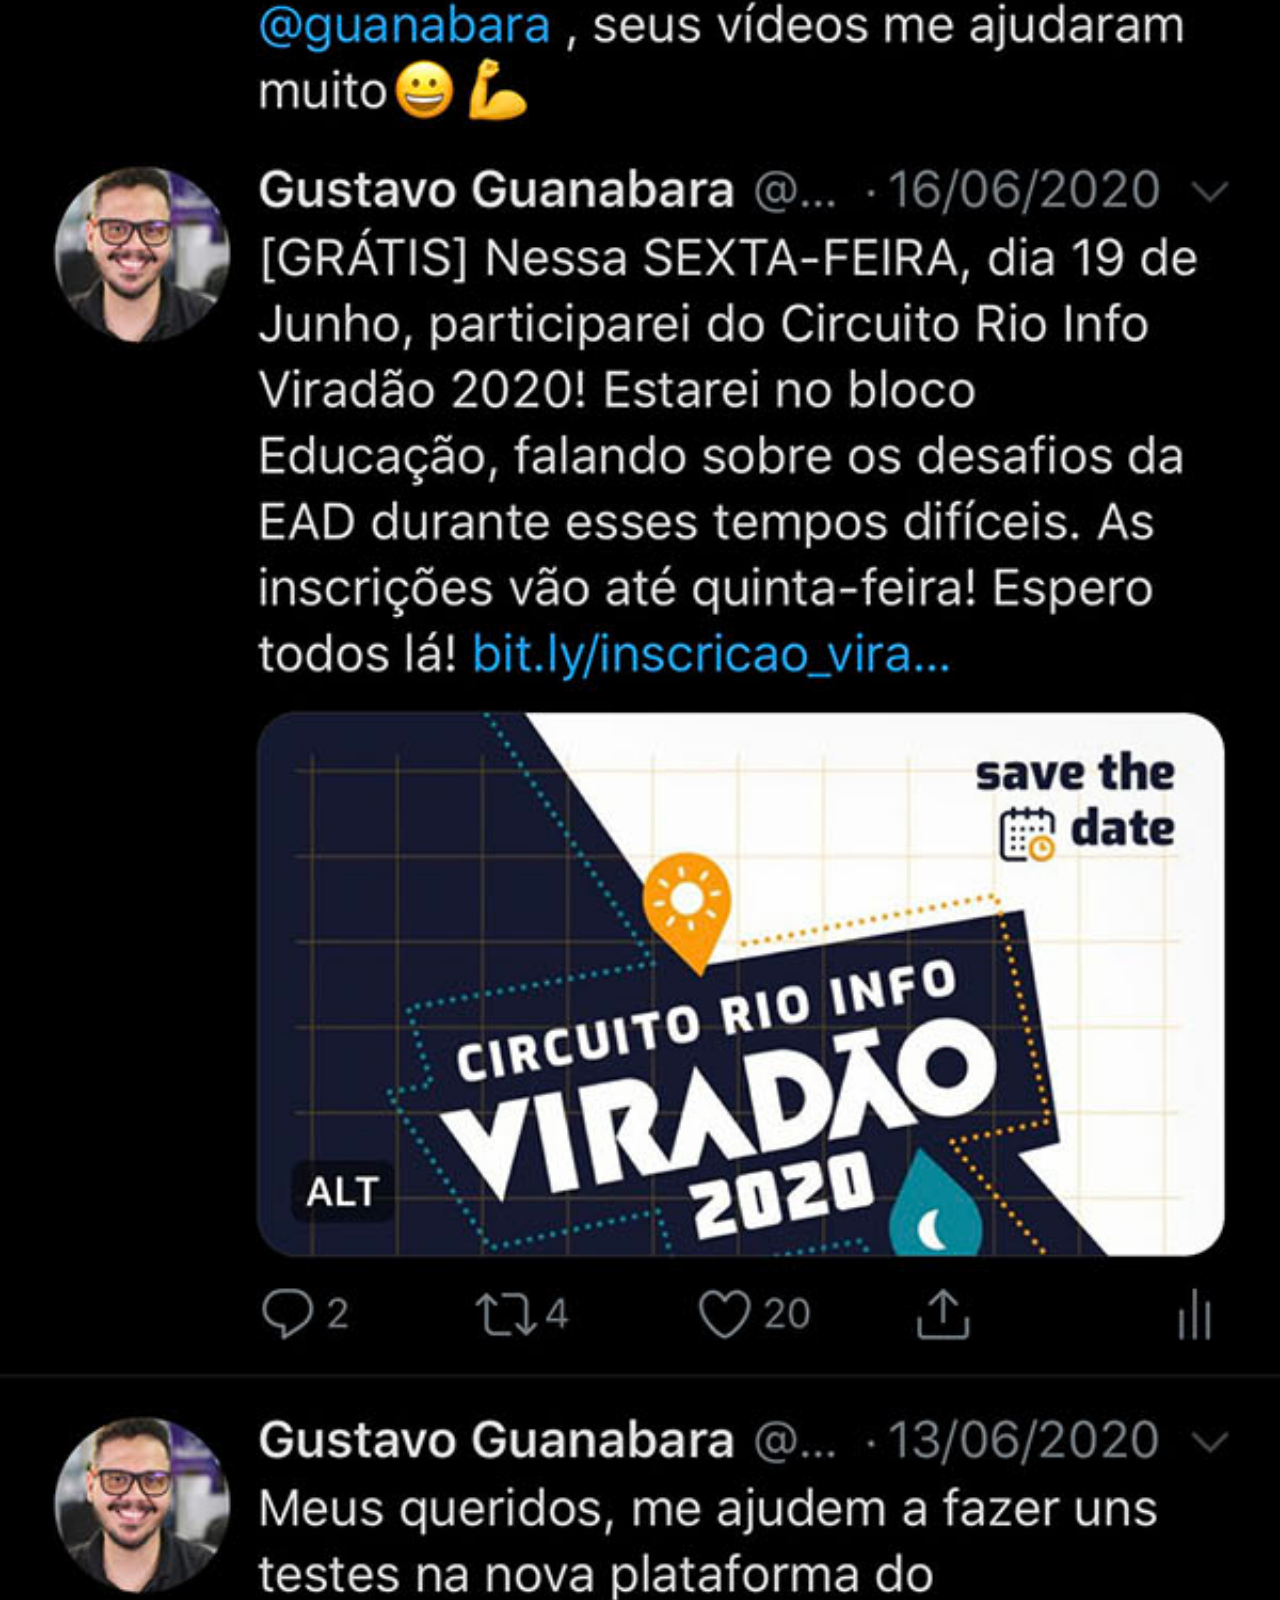
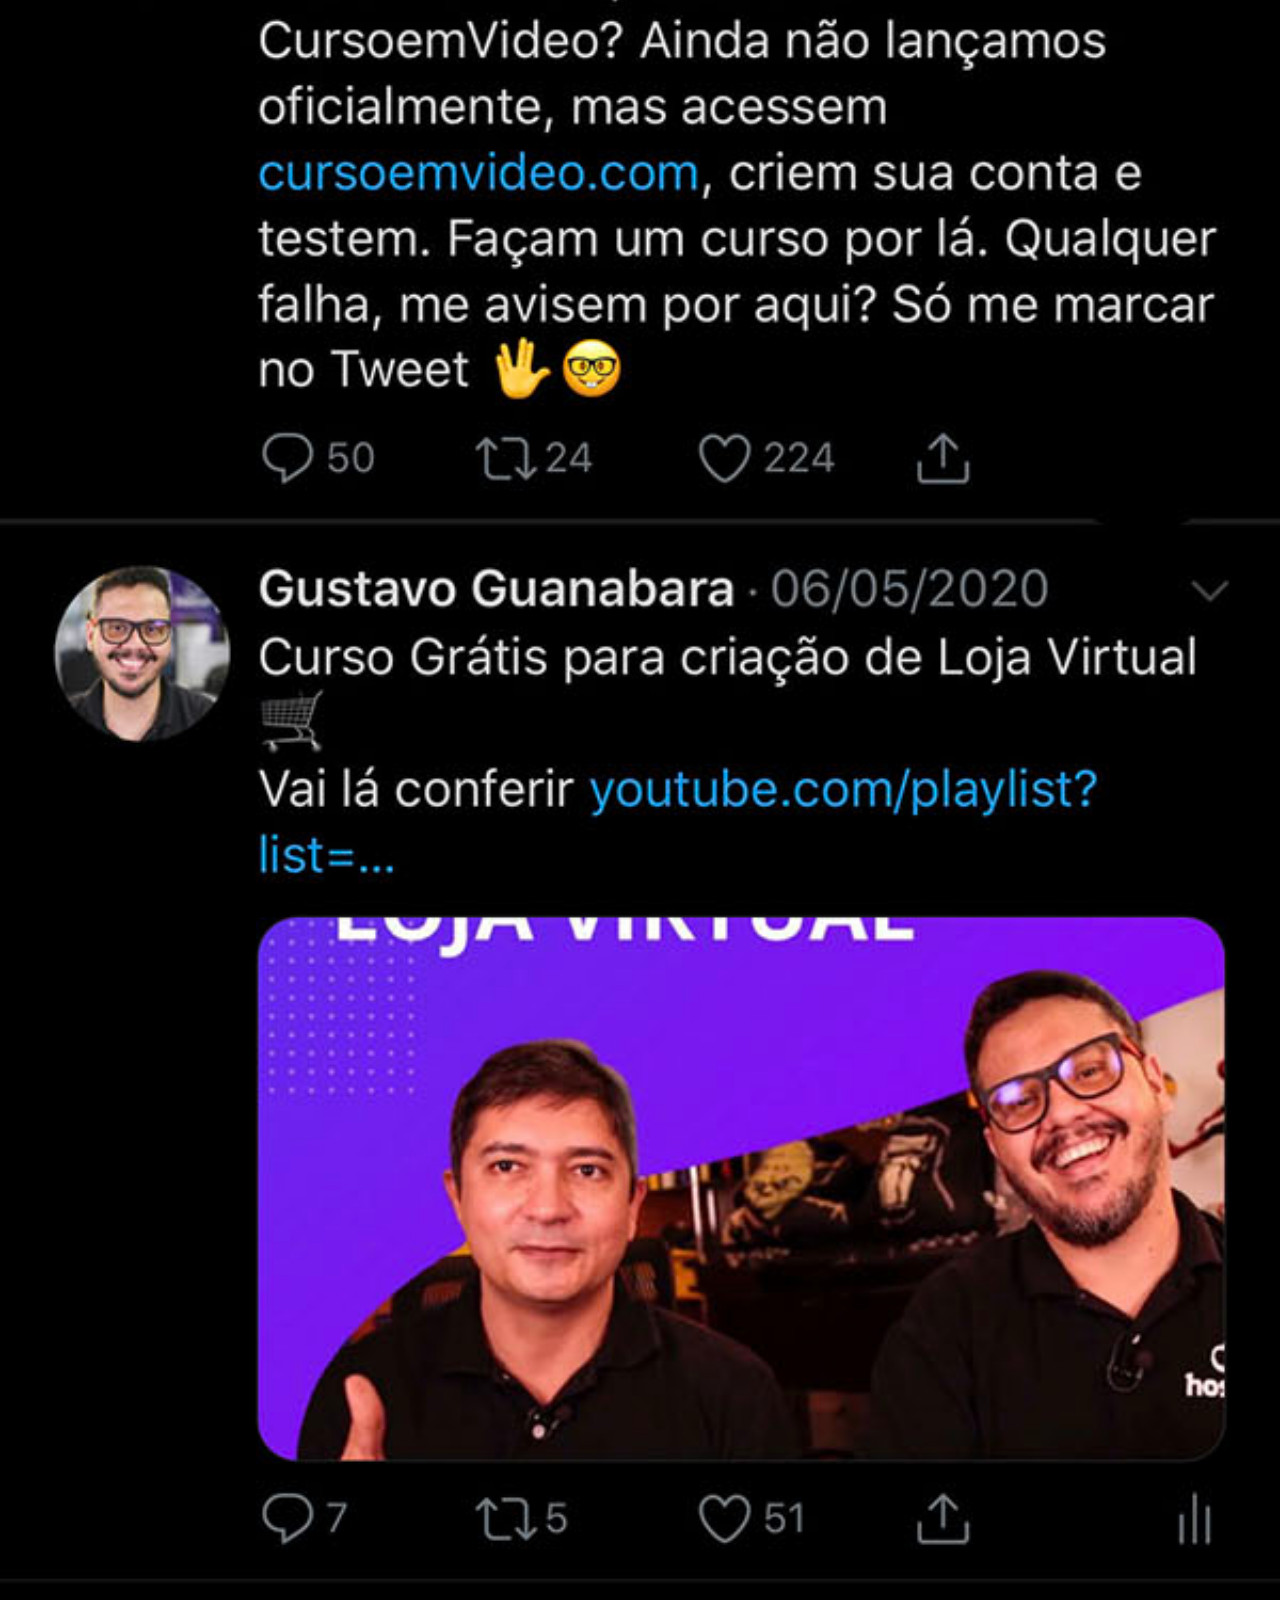
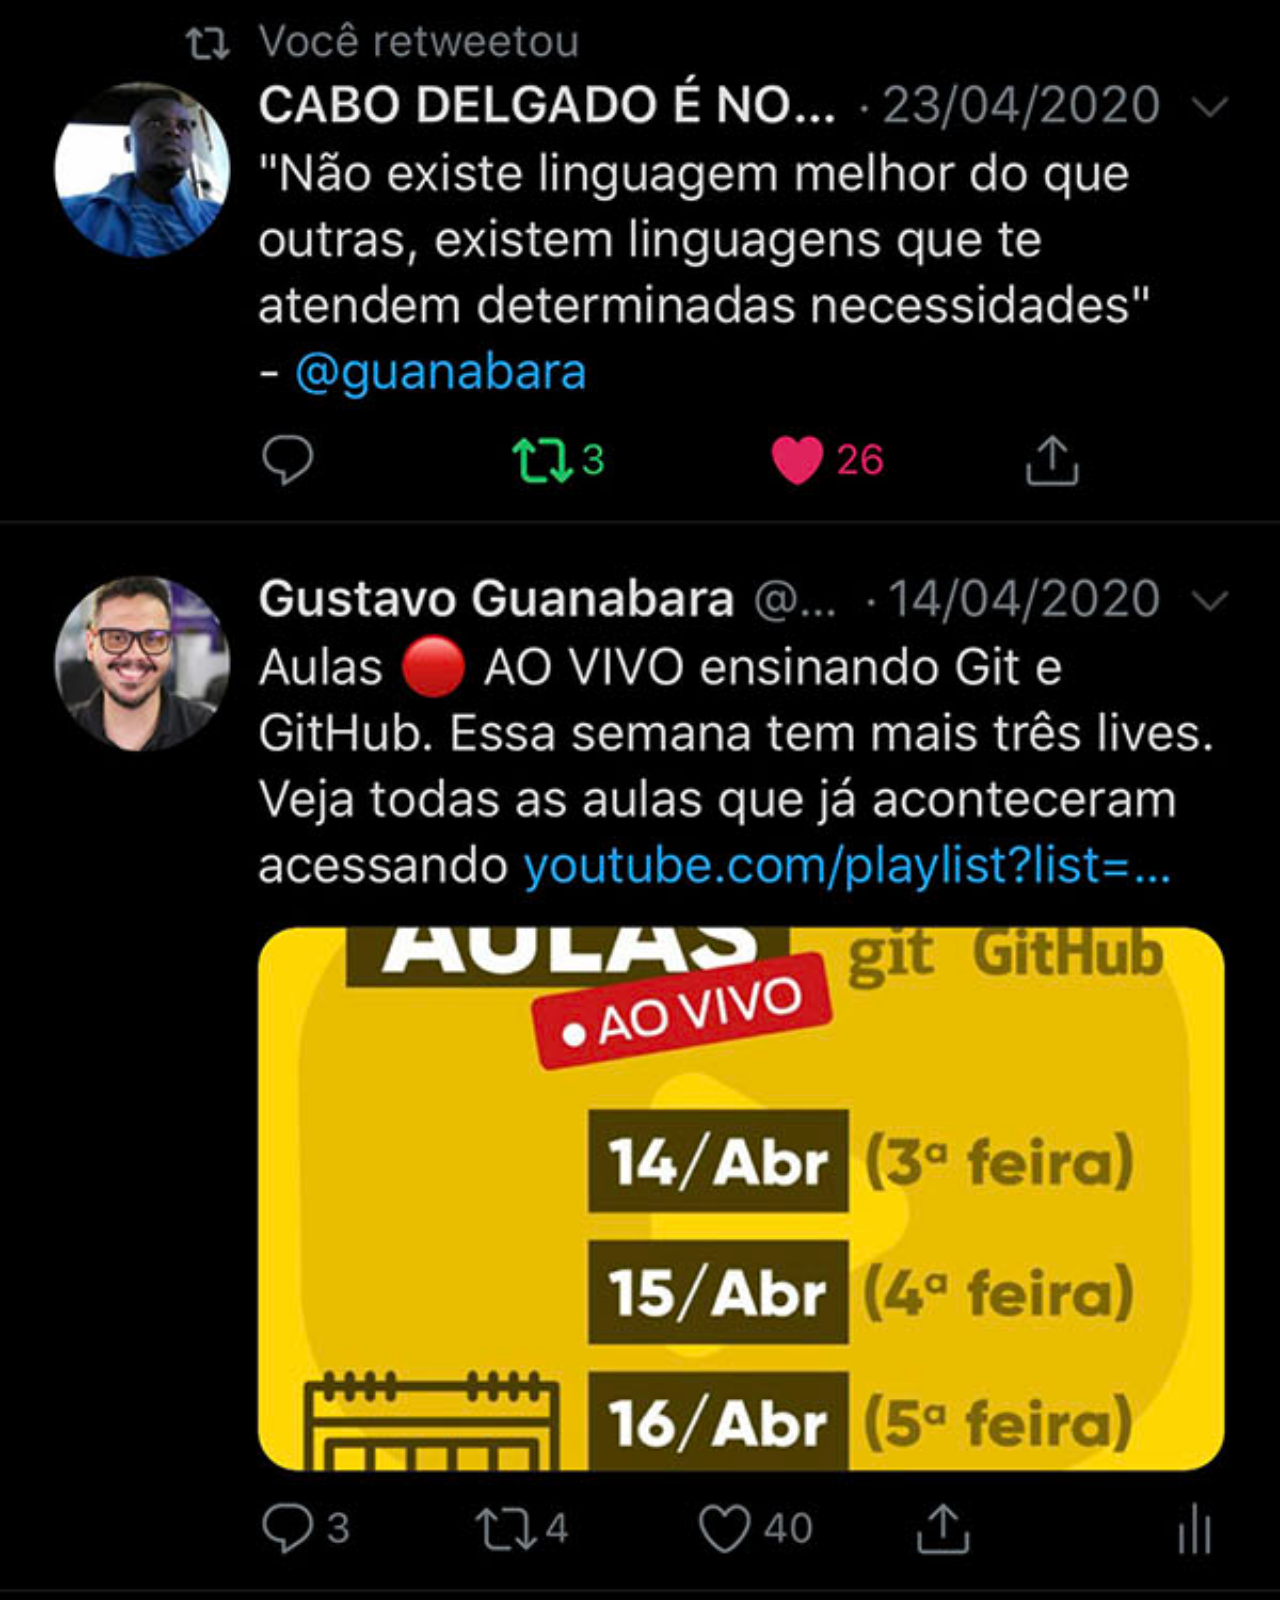
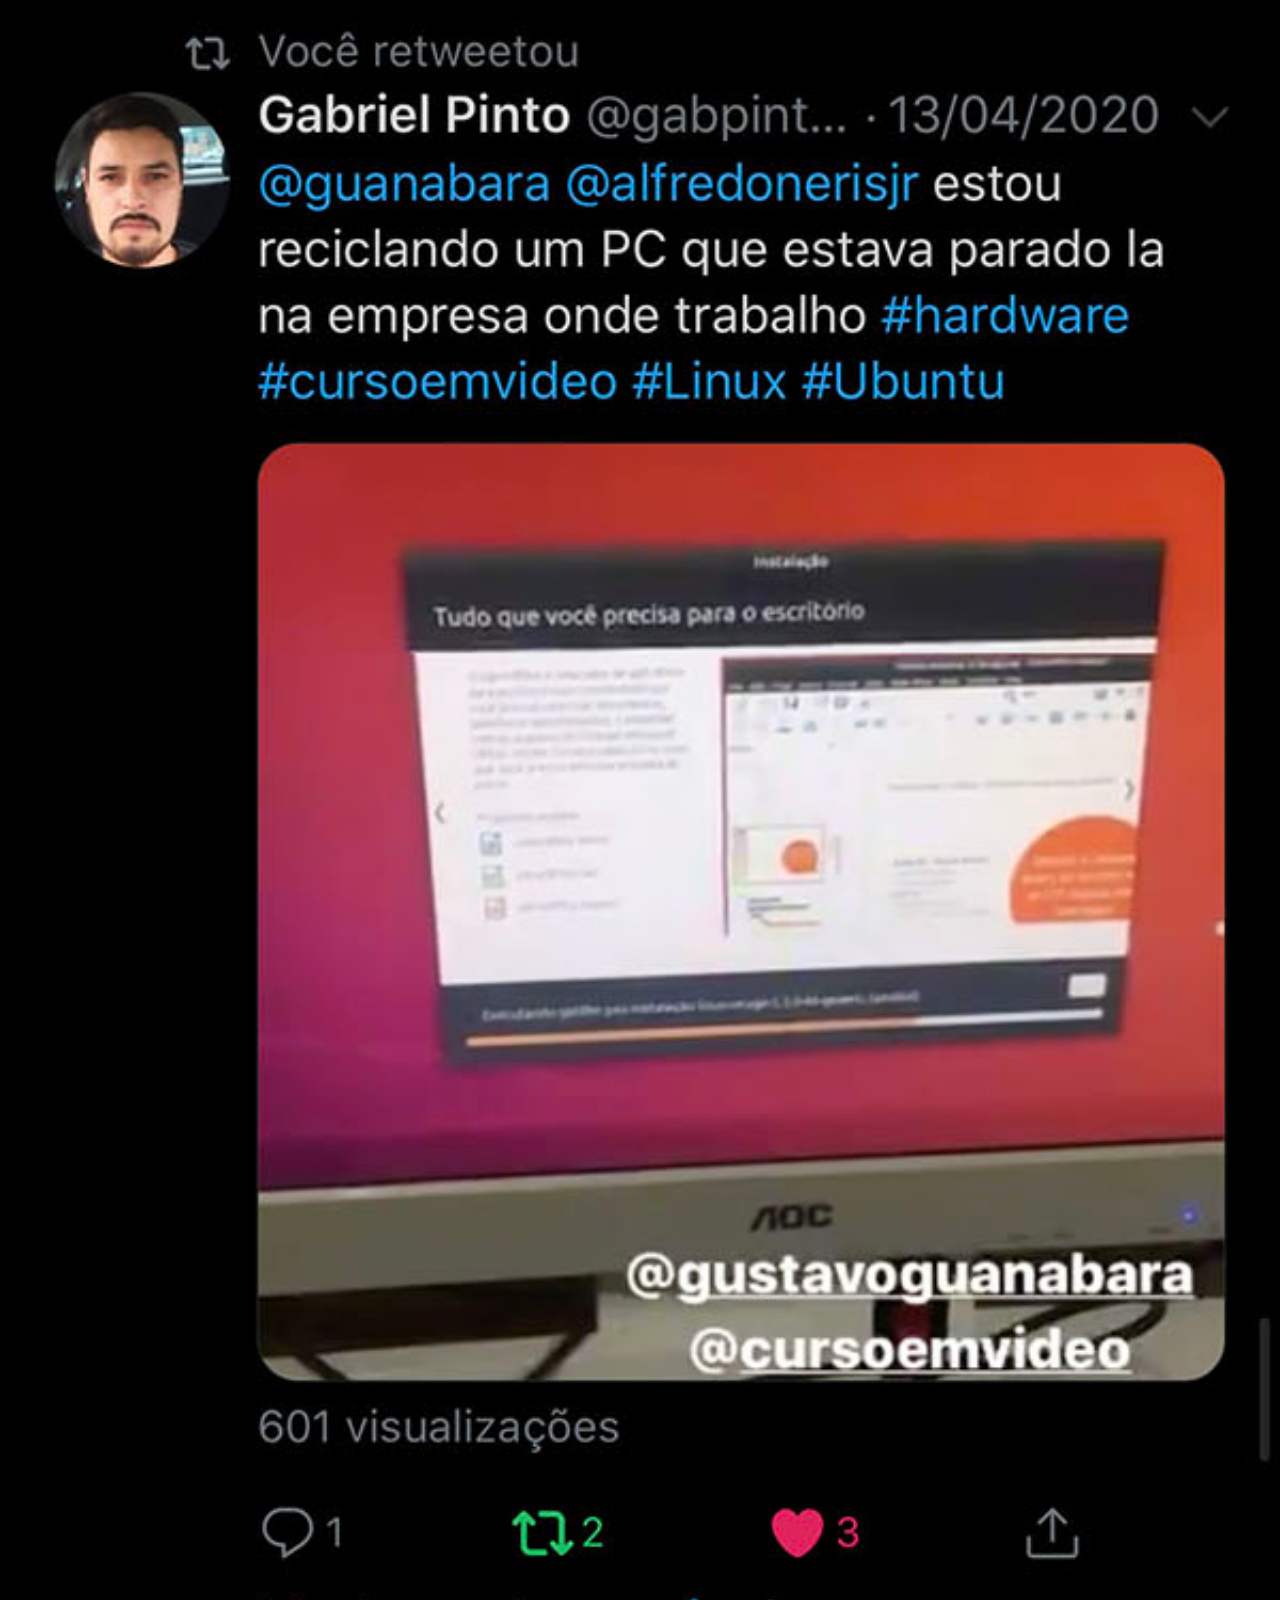
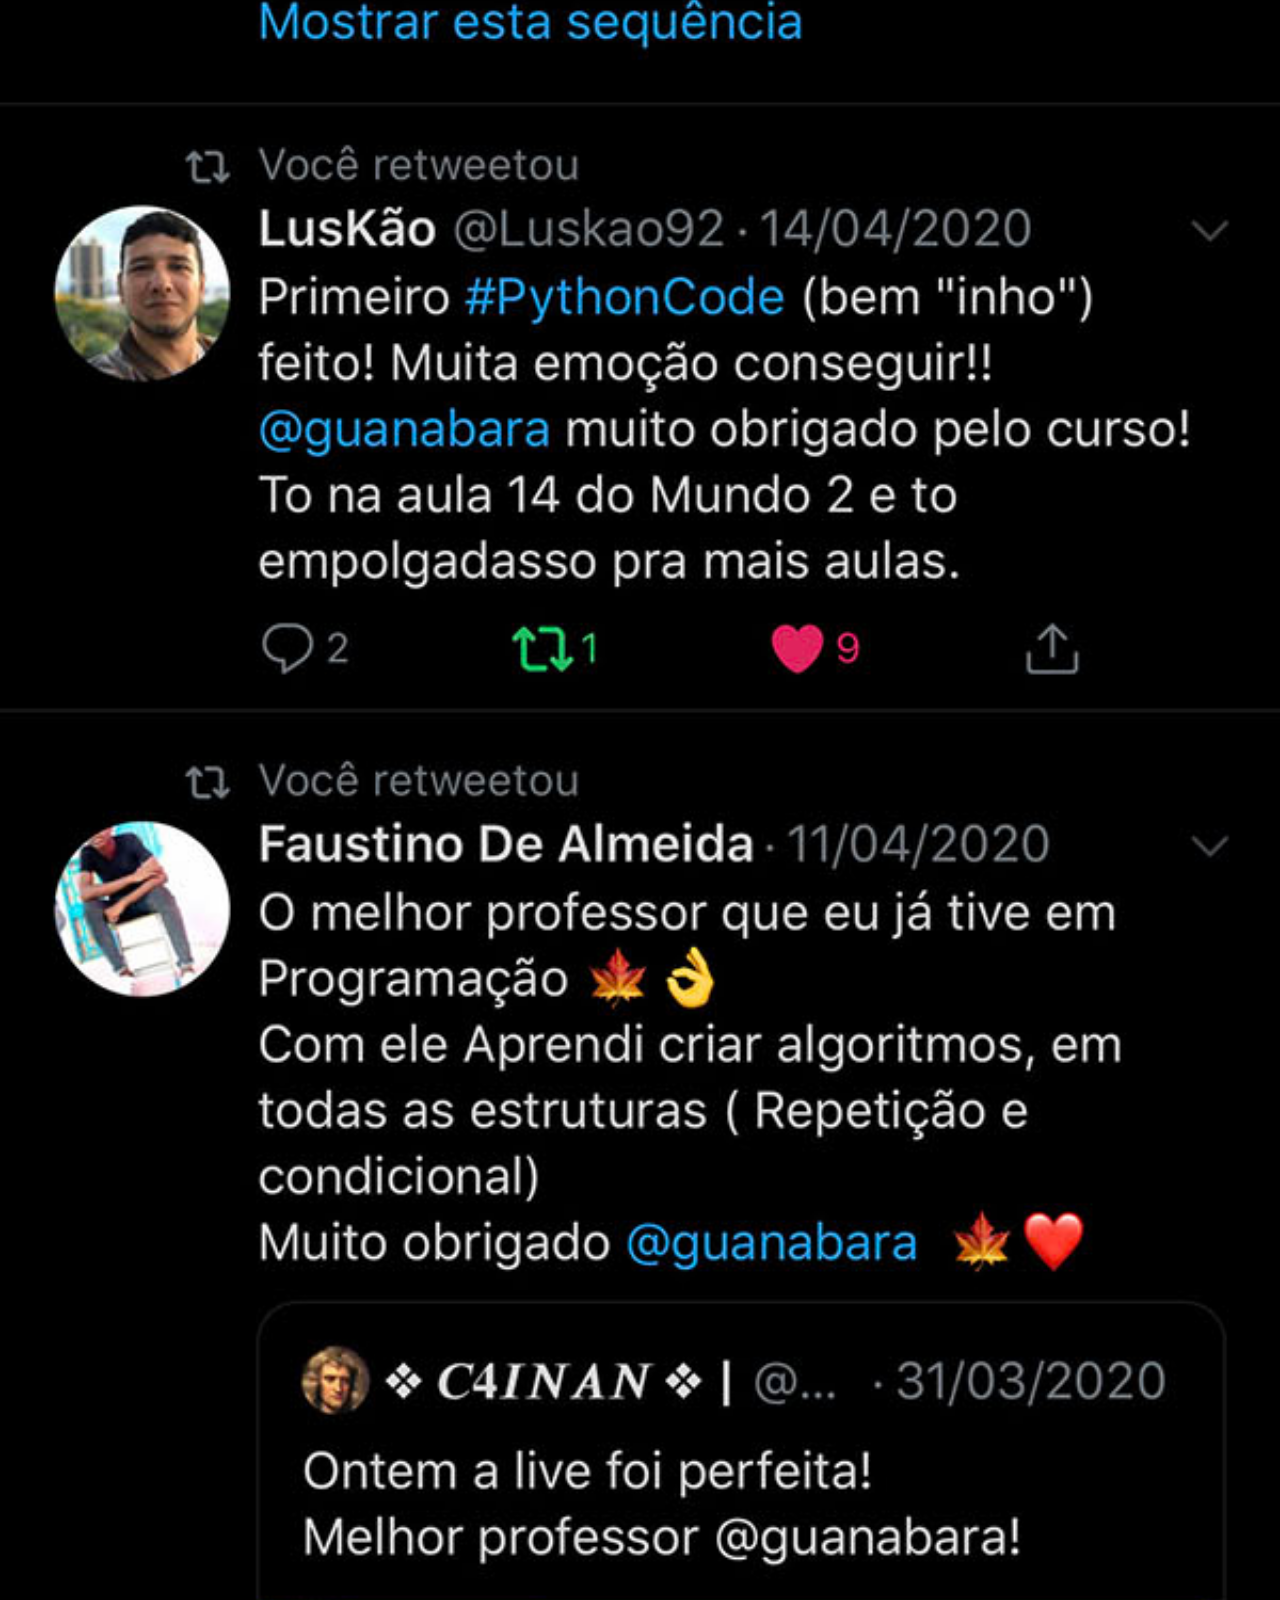
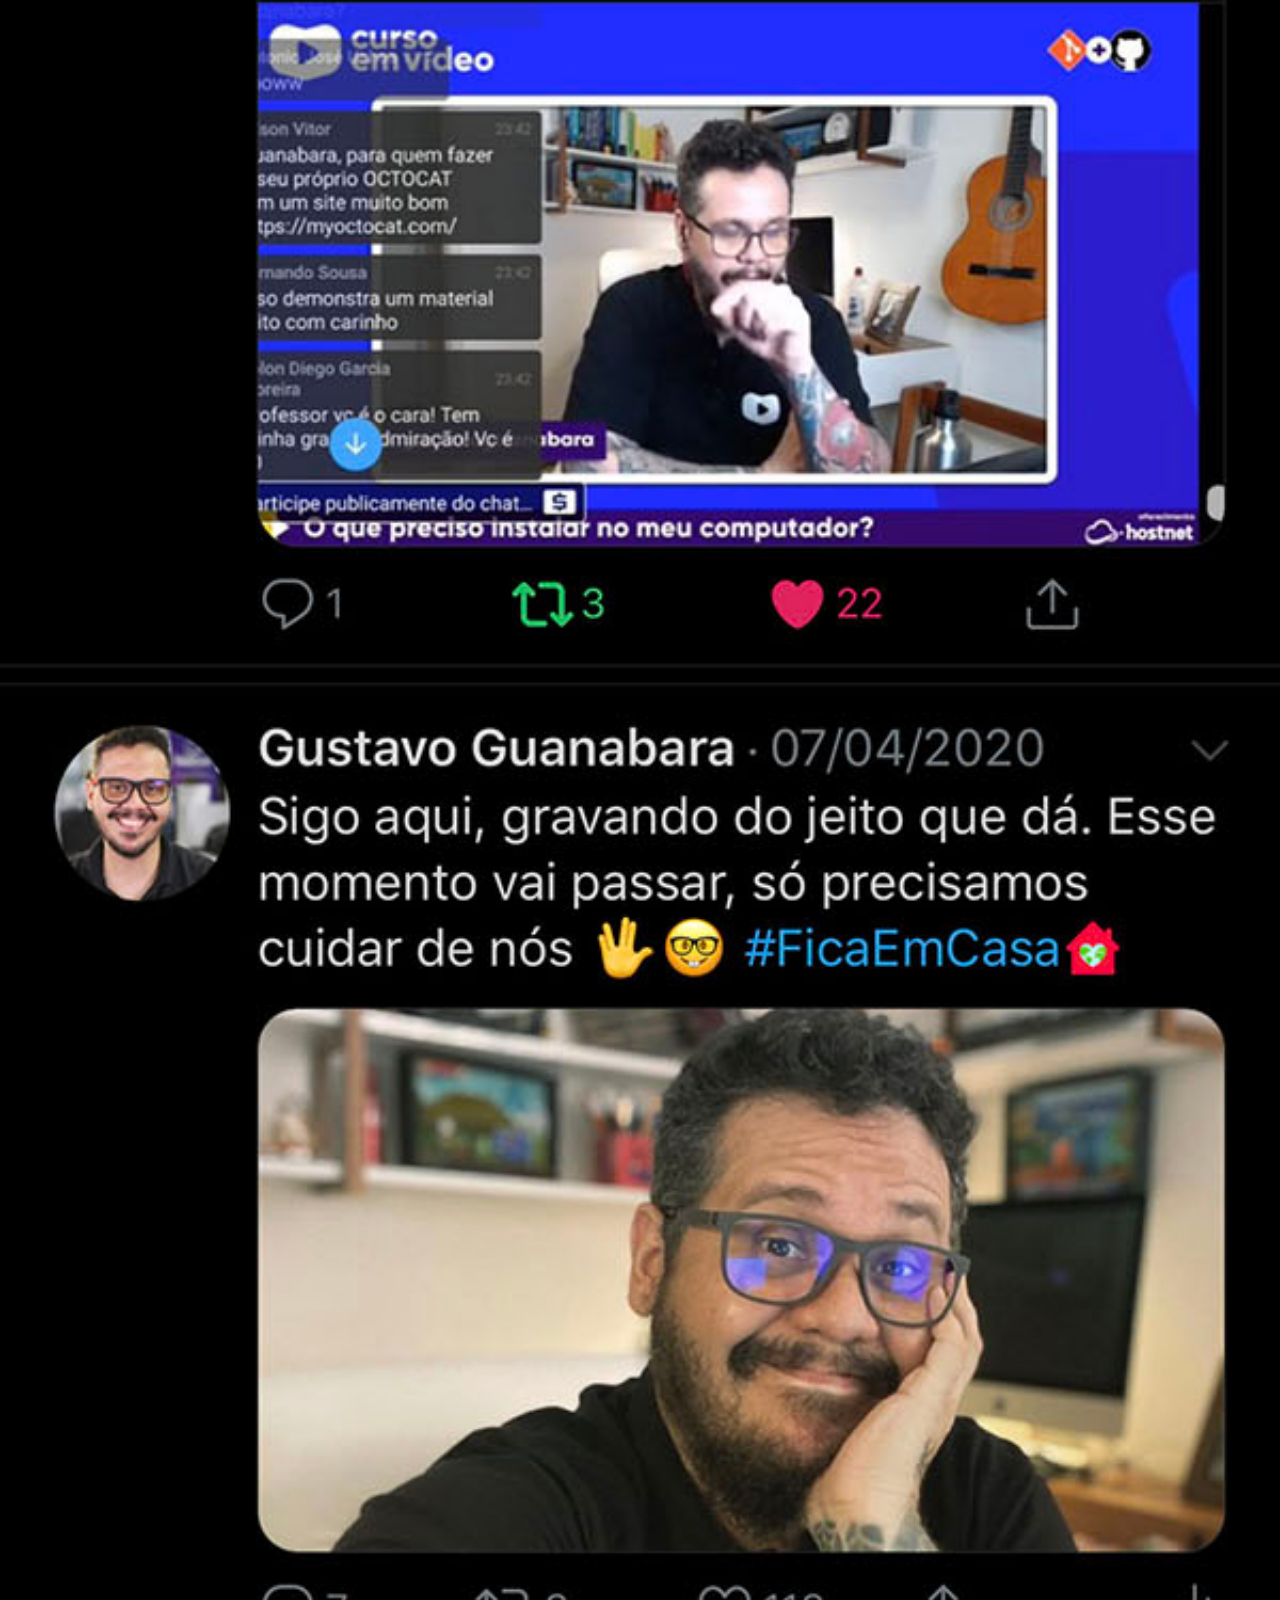
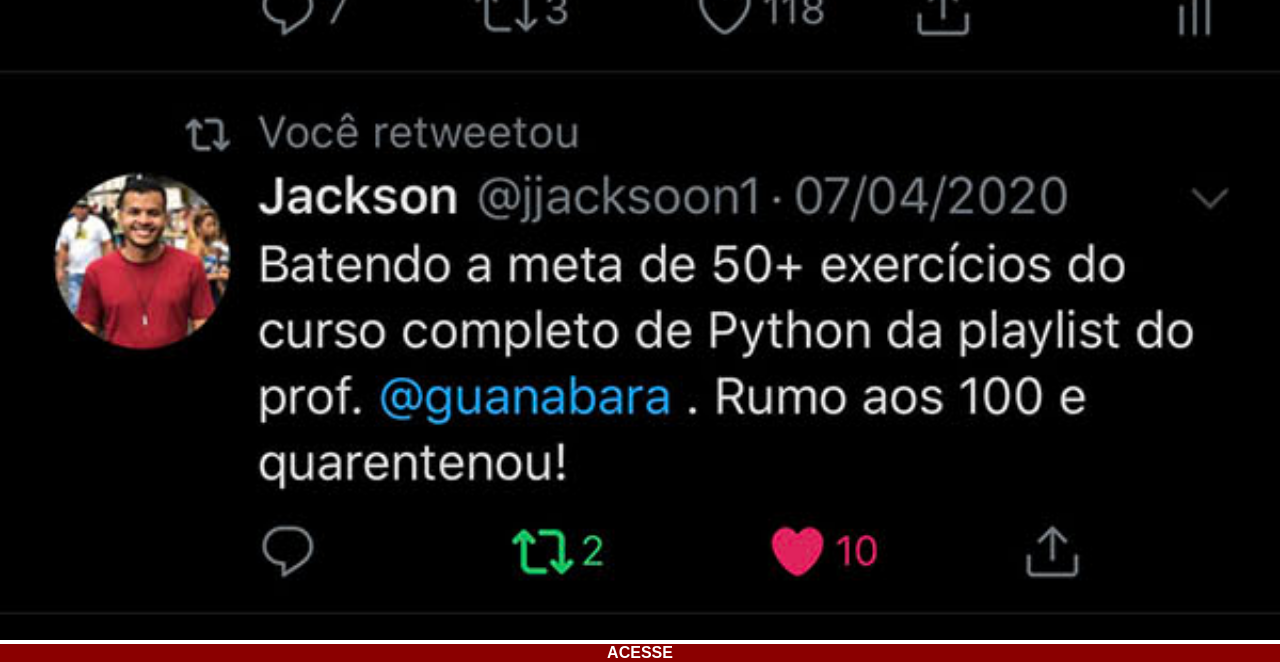
<file: twitter.html>
<!DOCTYPE html>
<html lang="pt-br">
<head>
    <meta charset="UTF-8">
    <meta name="viewport" content="width=device-width, initial-scale=1.0">
    <title>Twitter</title>
    <link rel="stylesheet" href="estilos/social.css">
</head>
<body>
    <img src="imagens/tela-twitter.jpg" alt="Twitter">
    <a href="https://twitter.com" target="_blank">ACESSE</a>
</body>
</html>
</file>
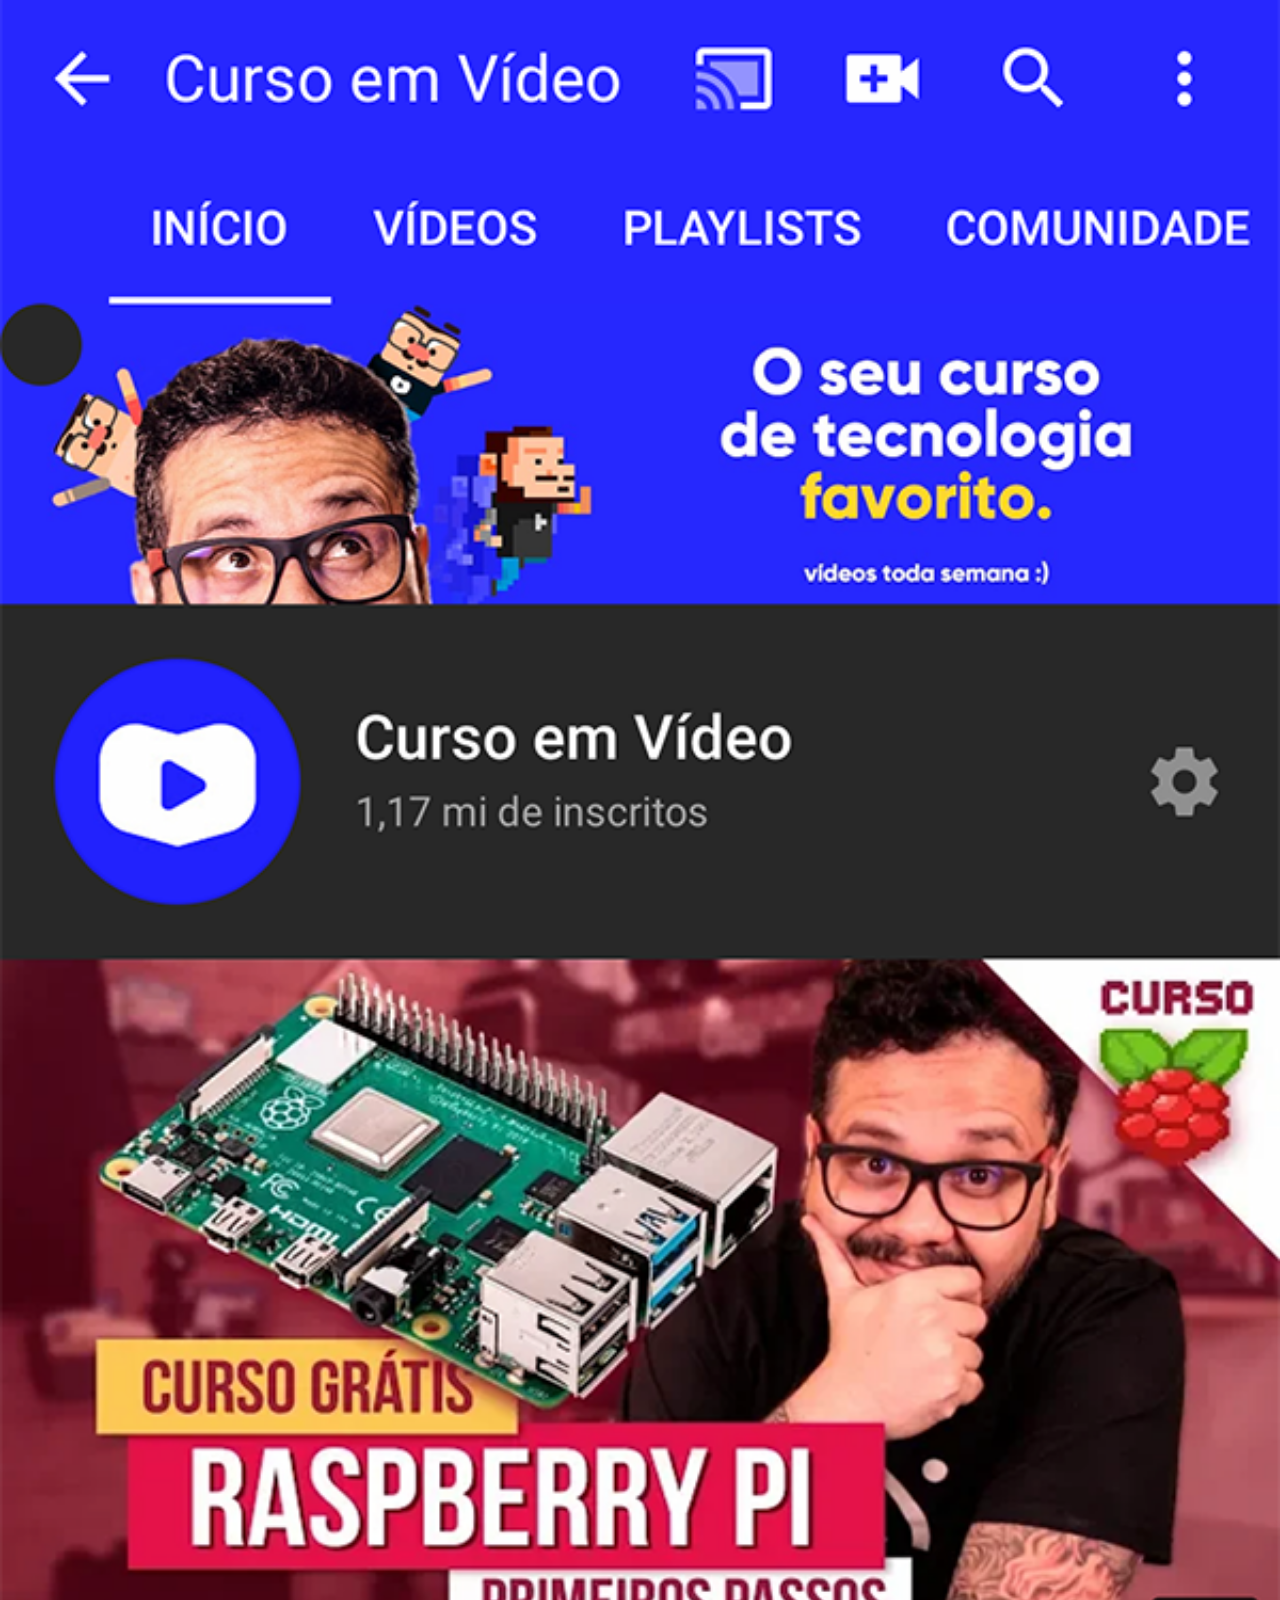
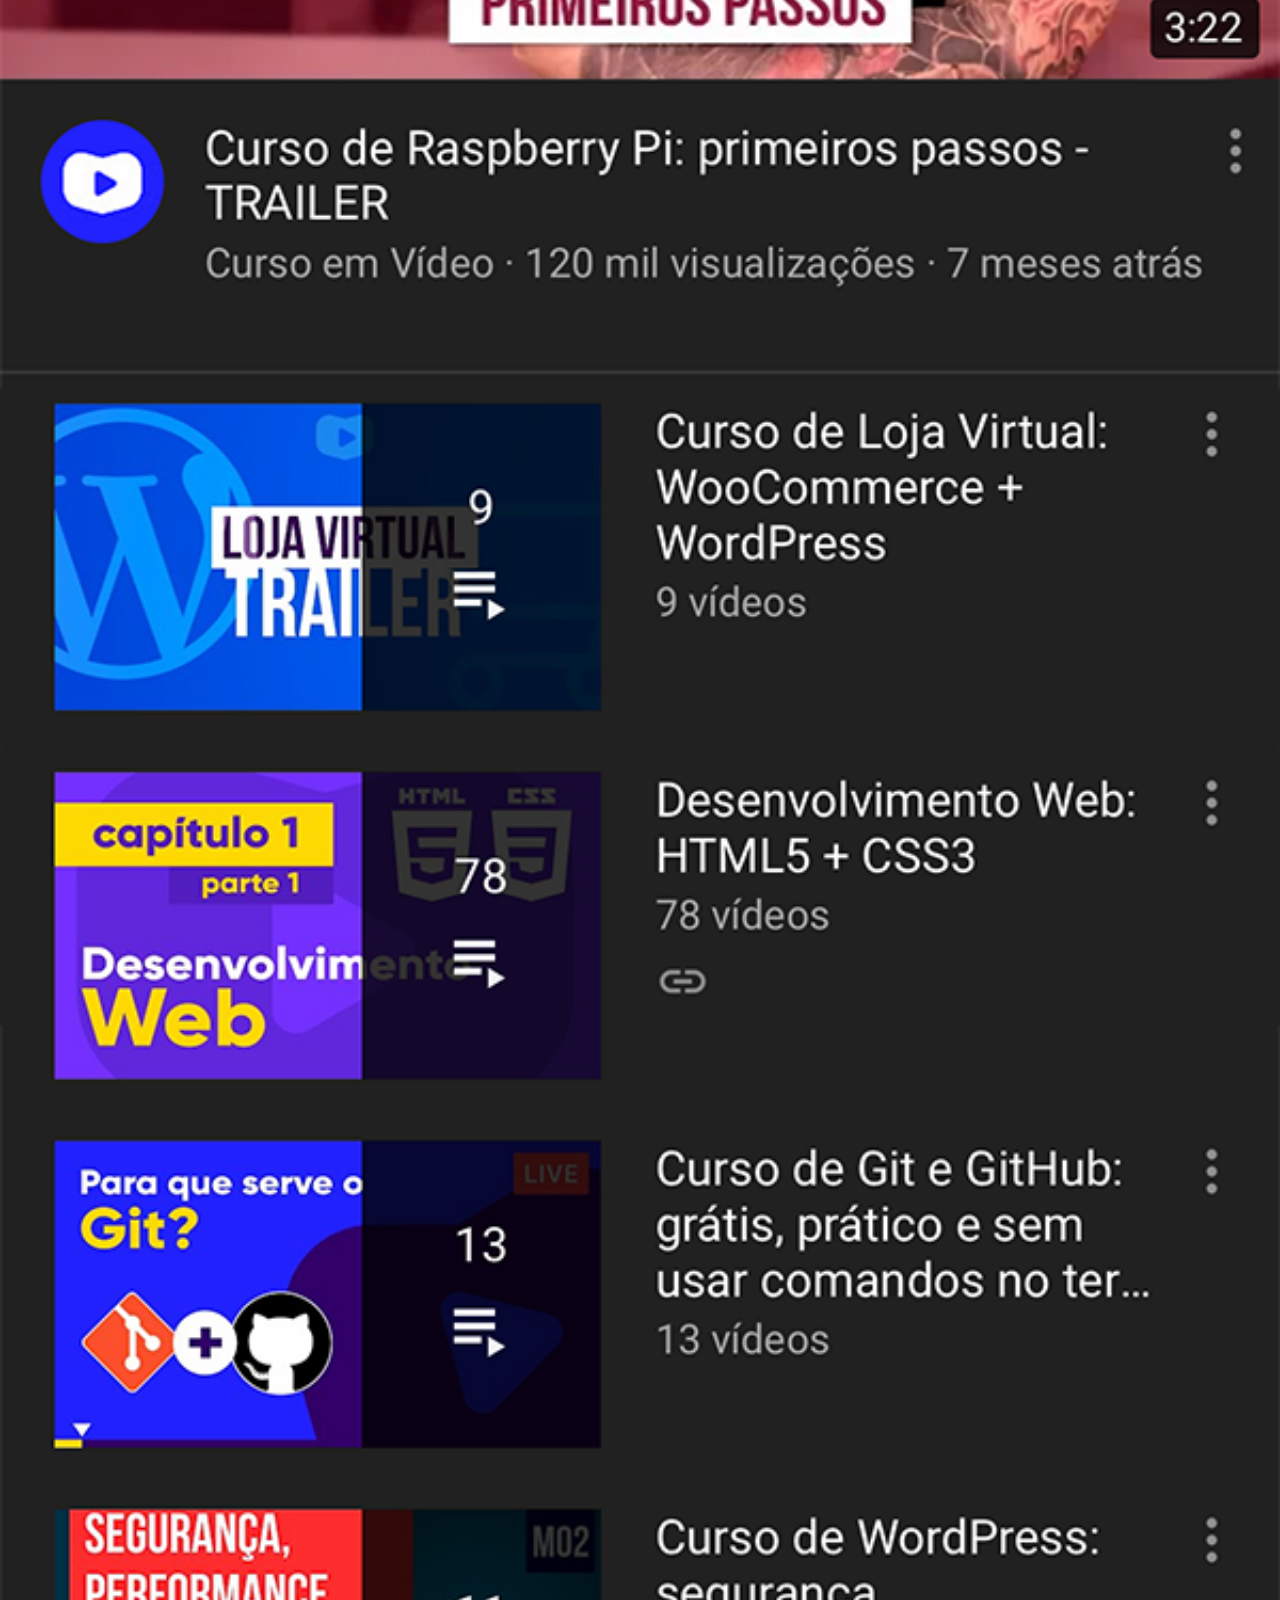
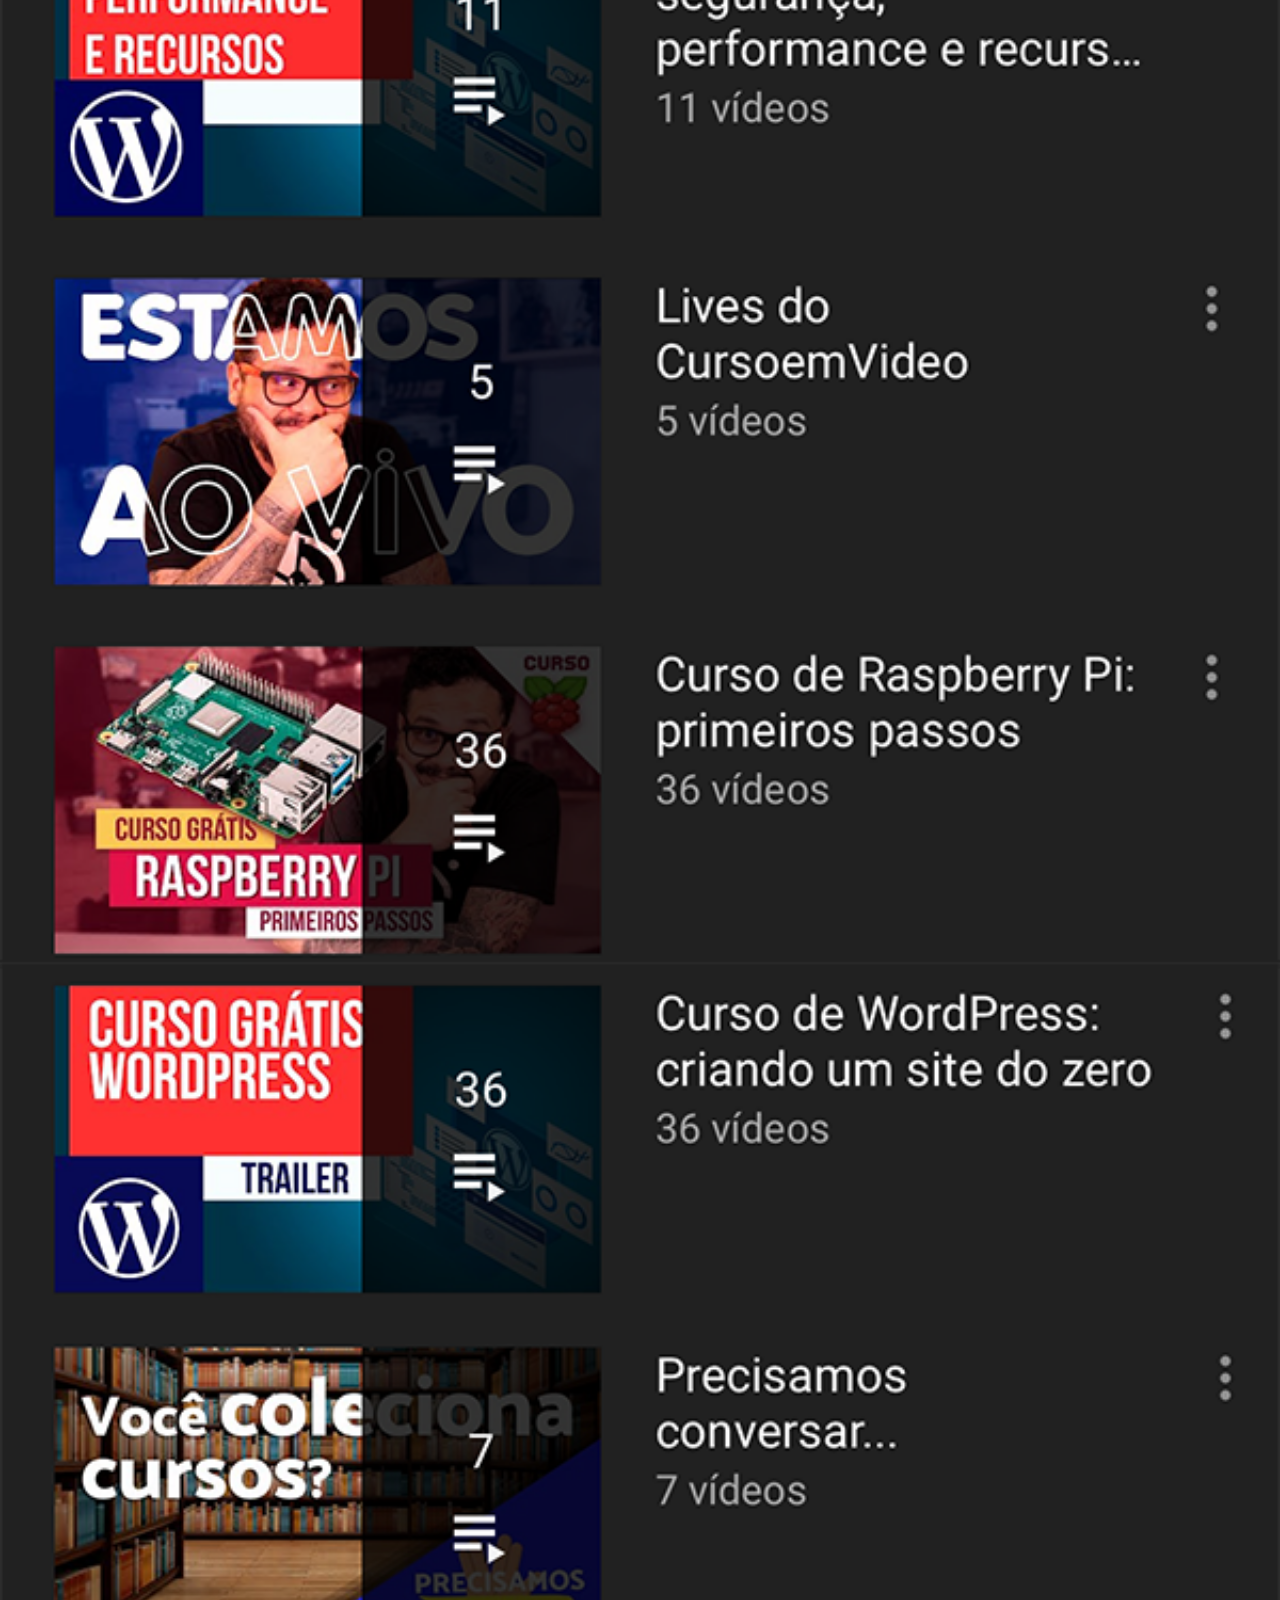
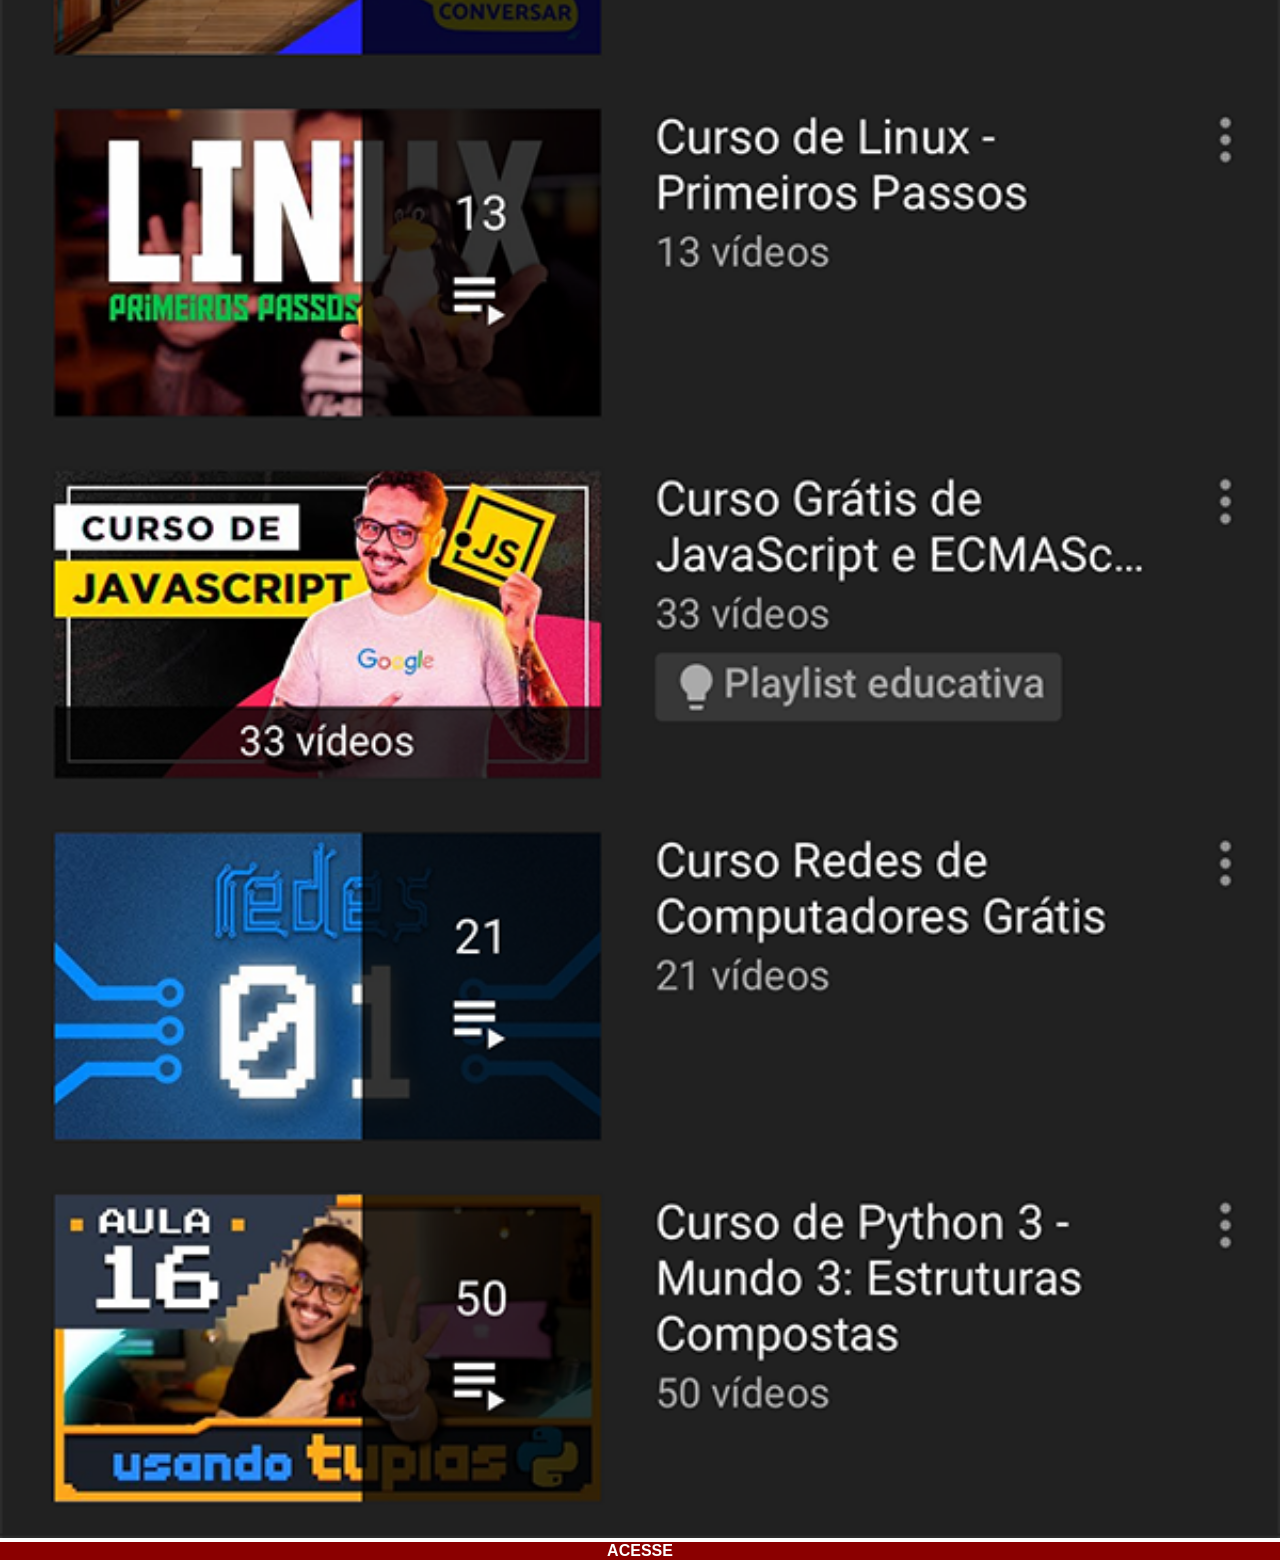
<file: youtube.html>
<!DOCTYPE html>
<html lang="pt-br">
<head>
    <meta charset="UTF-8">
    <meta name="viewport" content="width=device-width, initial-scale=1.0">
    <title>Youtube</title>
    <link rel="stylesheet" href="estilos/social.css">
</head>
<body>
    <img src="imagens/tela-youtube.png" alt="Youtube">
    <a href="https://www.youtube.com/cursoemvideo" target="_blank">ACESSE</a>
</body>
</html>
</file>
<file: estilos/social.css>
@charset "UTF-8";

*{
            margin: 0px;
            padding: 0px;
            font-family: Arial, Helvetica, sans-serif;
        }

        ::-webkit-scrollbar{
            width: 0px;
            height: 0px;
        }

        img{
            width: 100vw;
        }

        a{
            display: block;
            background-color: darkred;
            color: white;
            text-align: center;
            font-weight: bolder;
            text-decoration: none;
        }
        a:hover{
            background-color: red;
        }
</file>
